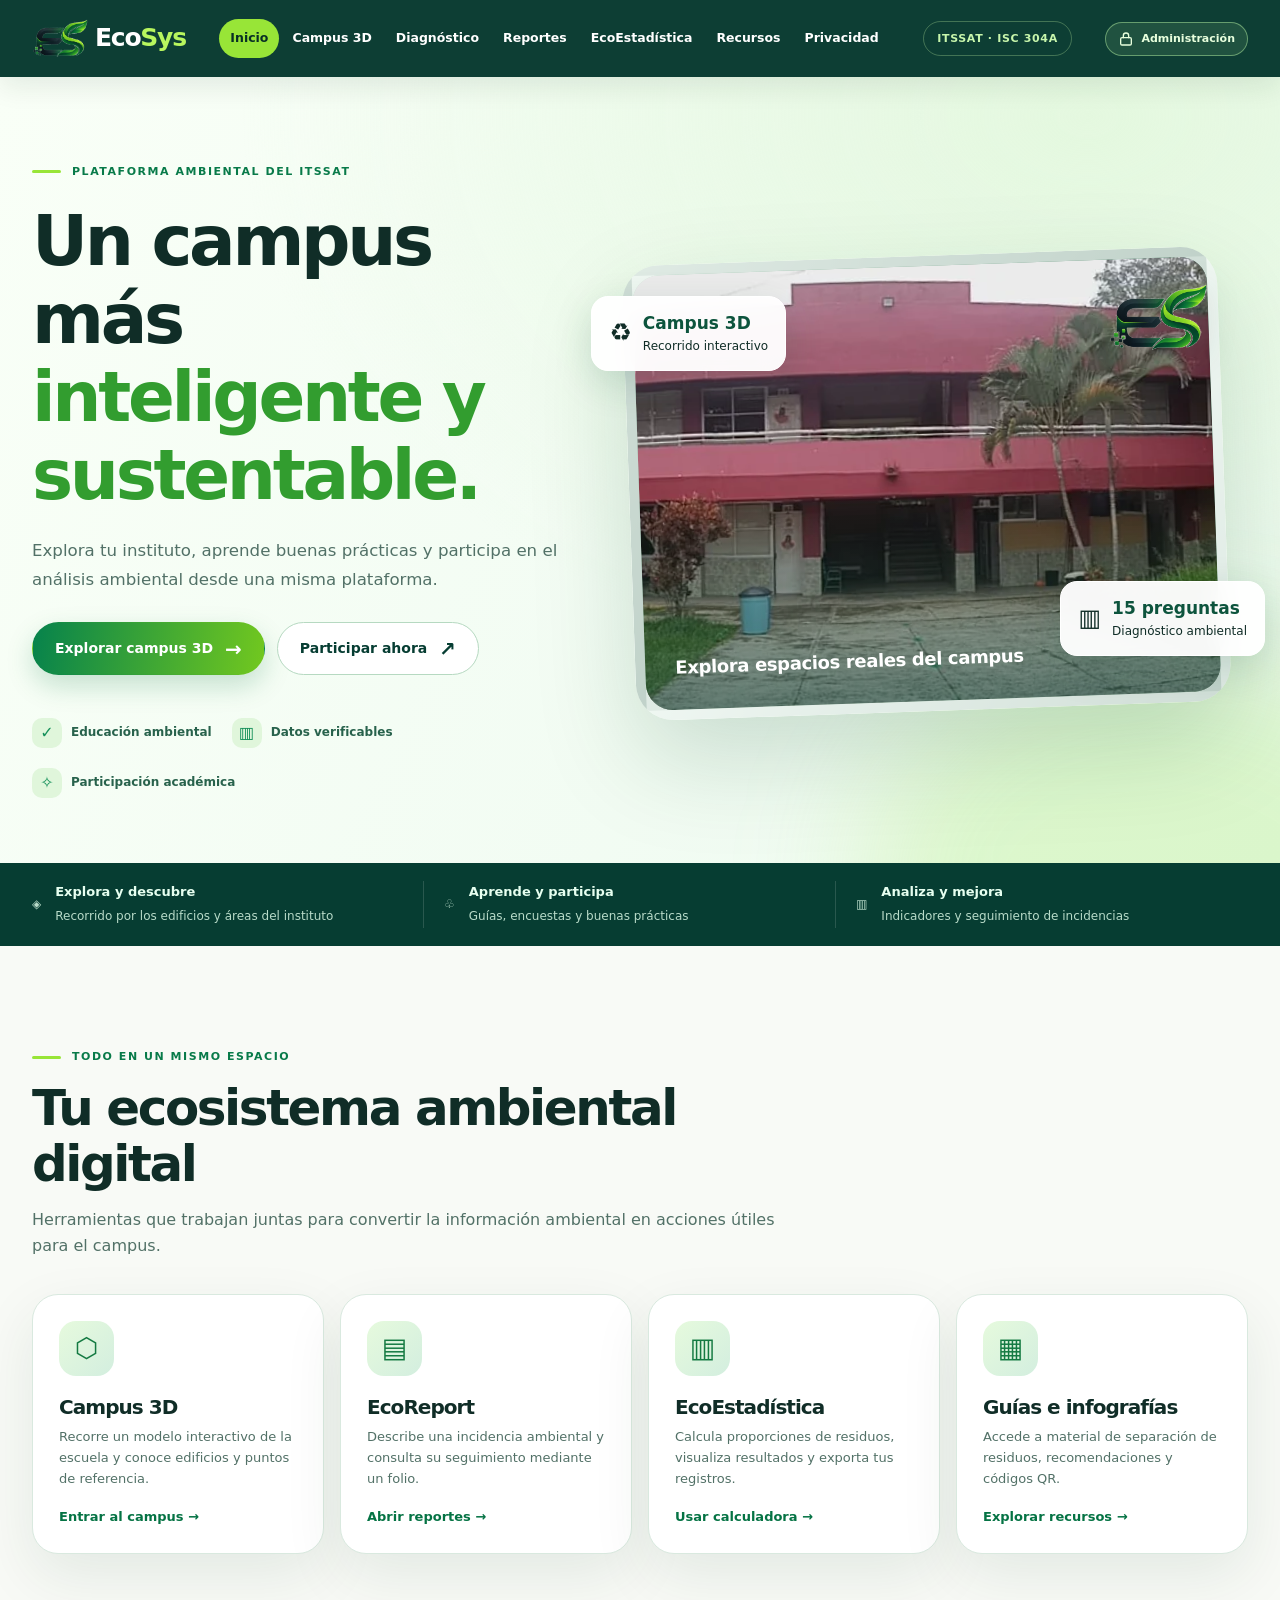
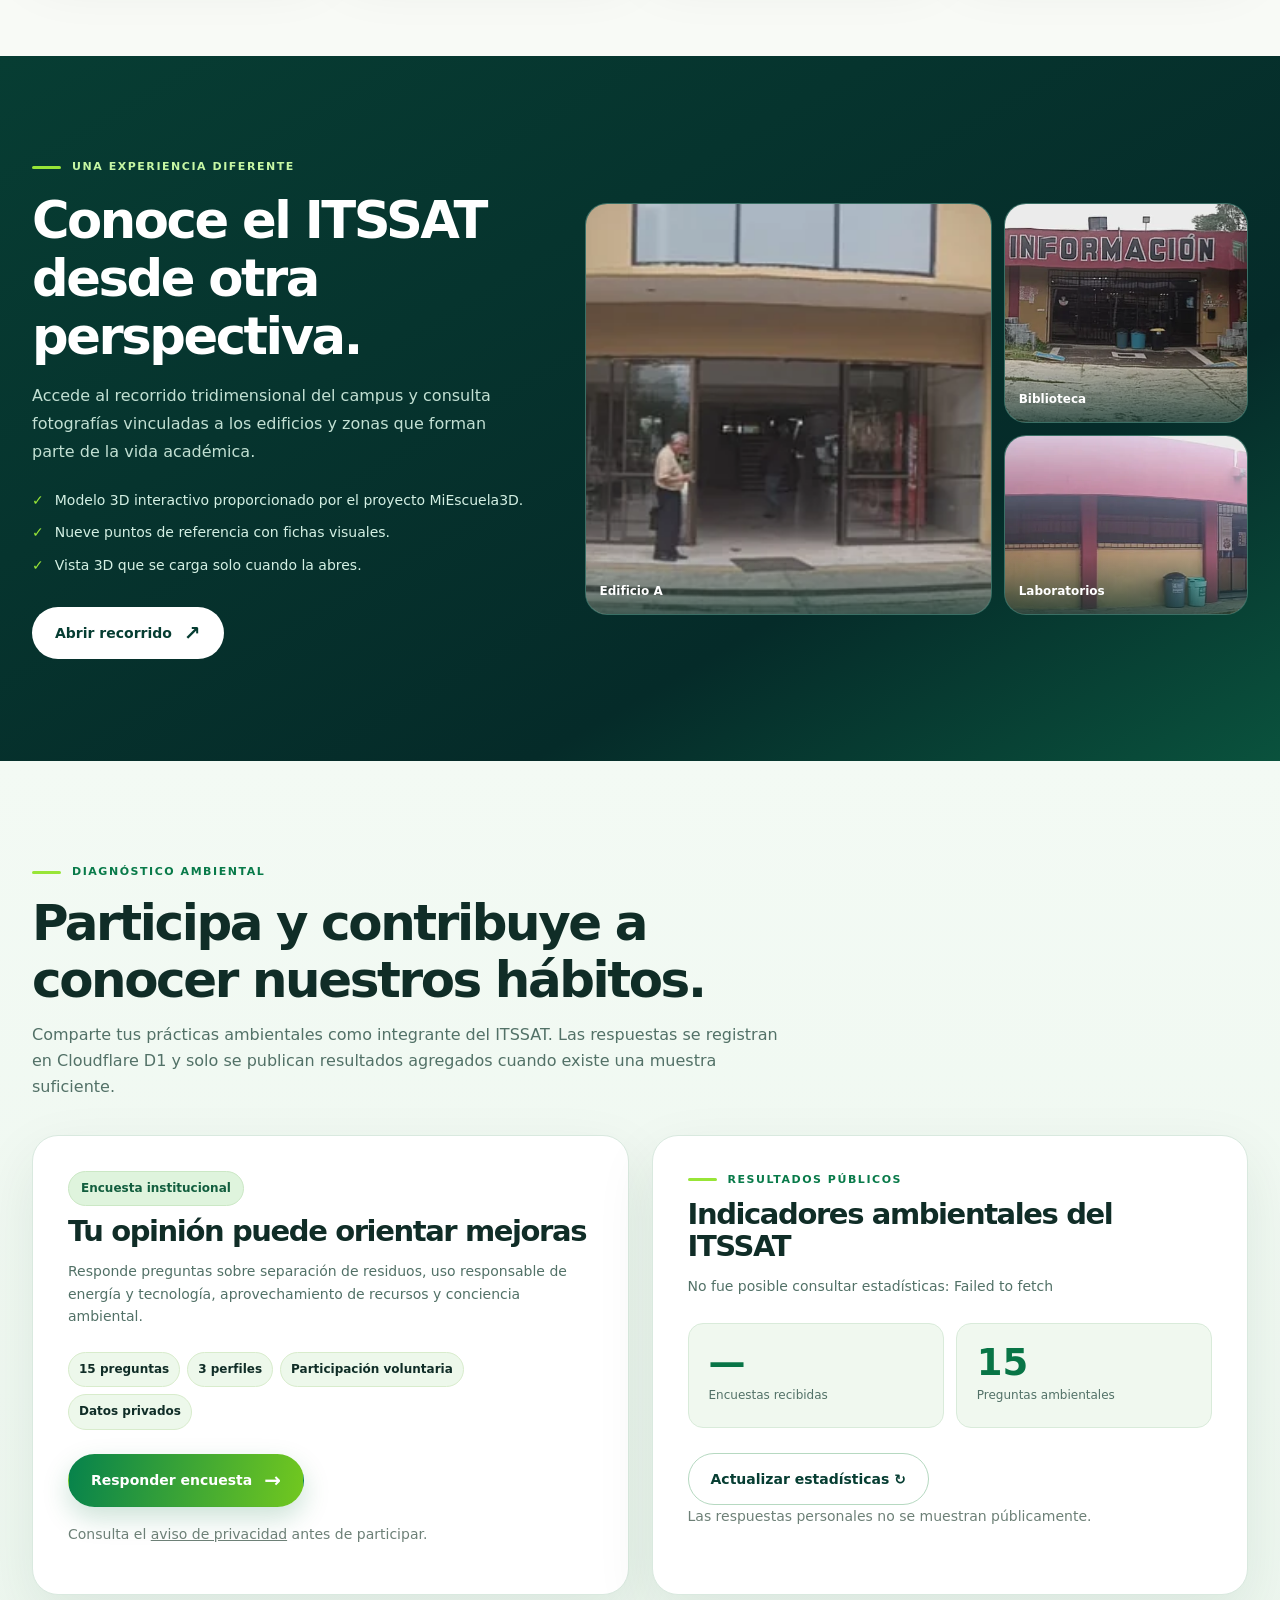
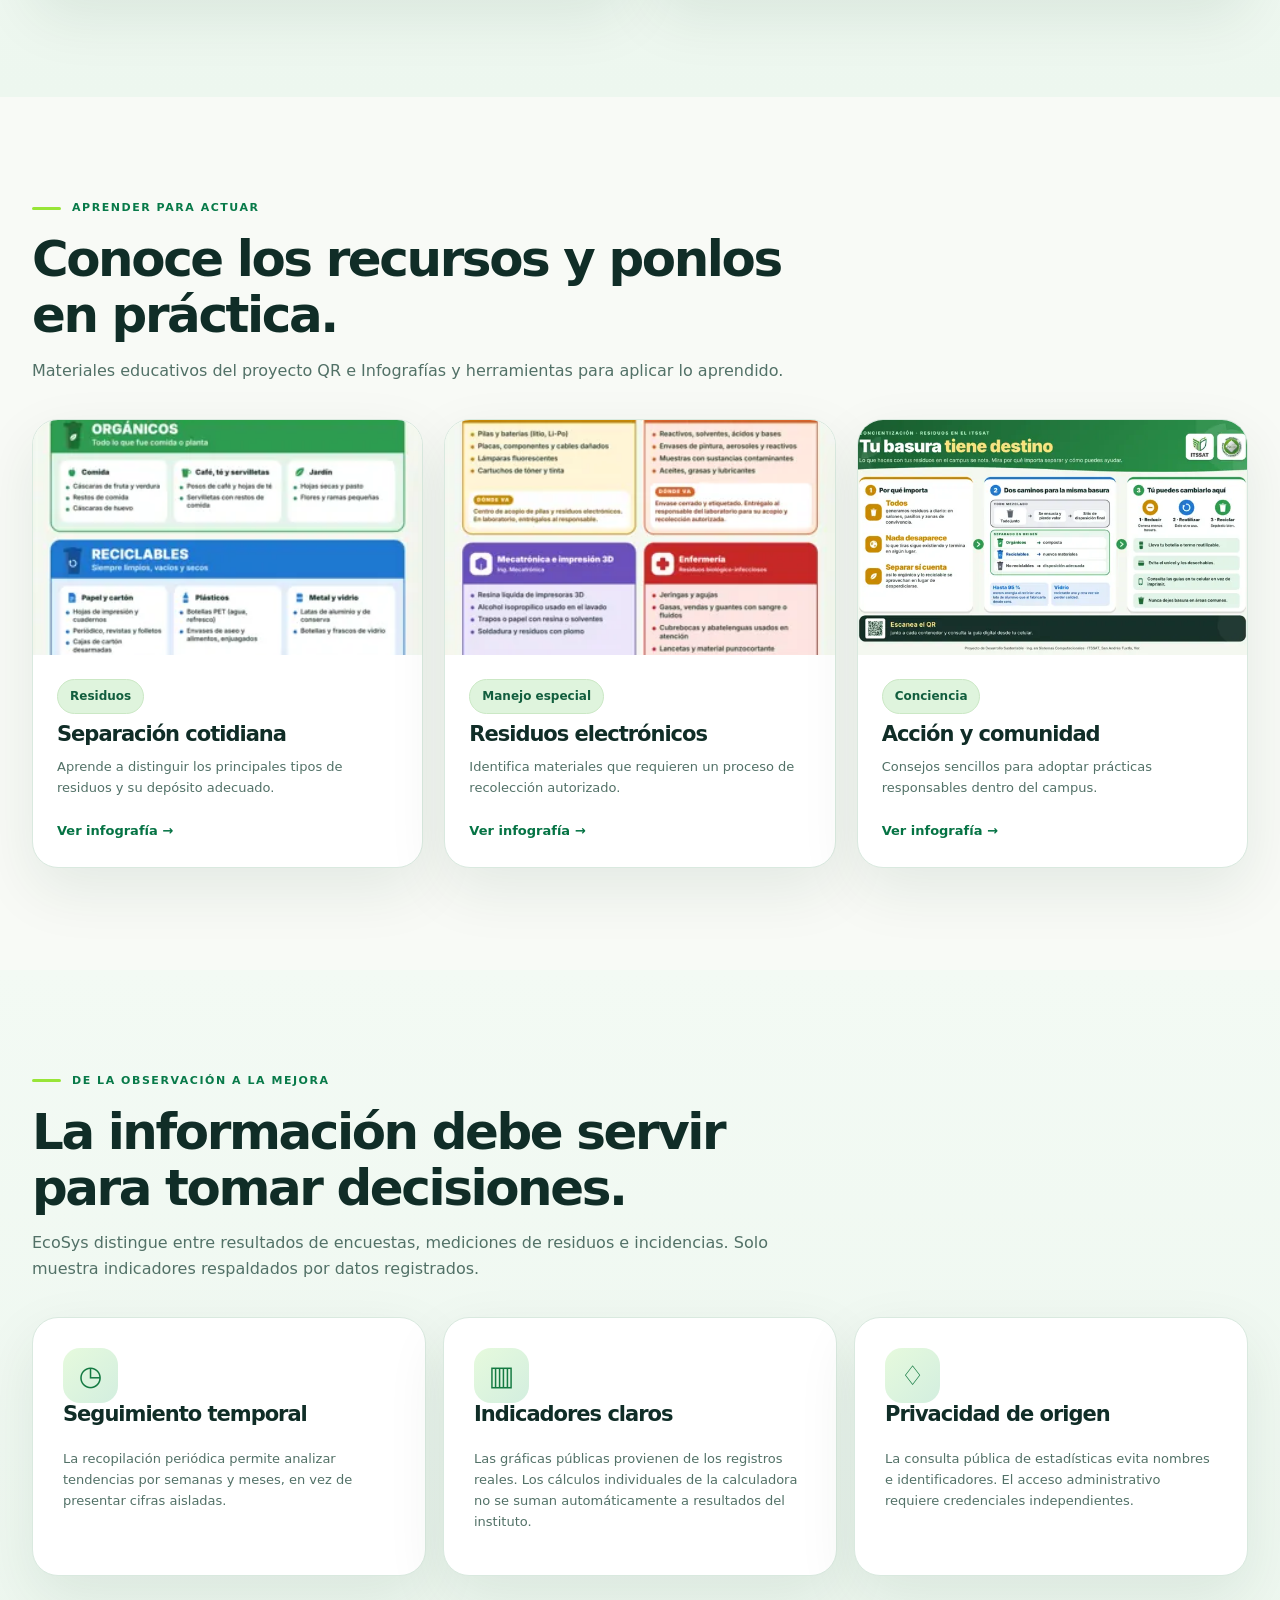
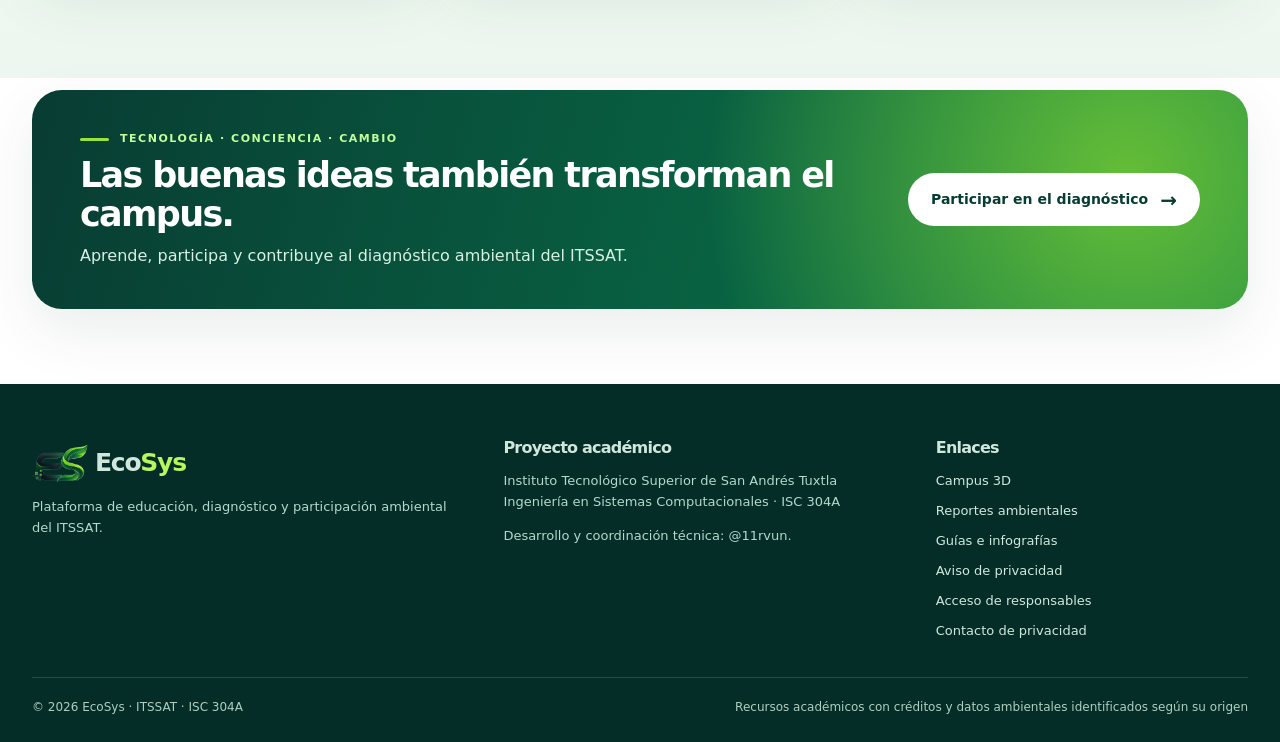
<file: index.html>
<!doctype html><html lang="es"><head><meta charset="utf-8"><meta name="viewport" content="width=device-width, initial-scale=1"><meta name="theme-color" content="#063d32"><meta name="description" content="EcoSys ITSSAT: educación, participación y herramientas de gestión ambiental."><title>Tecnología, conciencia y acción ambiental | EcoSys ITSSAT</title><link rel="icon" href="ecosys_favicon.png"><link rel="stylesheet" href="assets/css/site.css"></head><body><div id="scroll-progress"></div><header class="site-header"><div class="container nav"><a href="index.html" class="brand" aria-label="EcoSys, inicio"><img src="ecosys_simbolo.png" alt=""><span>Eco<em>Sys</em></span></a><nav id="navLinks" class="nav-links" aria-label="Navegación principal"><a href="index.html" class="active">Inicio</a><a href="campus.html" >Campus 3D</a><a href="index.html#diagnostico" >Diagnóstico</a><a href="reportes.html" >Reportes</a><a href="ecoestadistica.html" >EcoEstadística</a><a href="recursos.html" >Recursos</a><a href="aviso-privacidad.html" >Privacidad</a></nav><span class="header-pill">ITSSAT · ISC 304A</span><a class="nav-admin" href="admin.html" aria-label="Iniciar sesión en EcoSys administración" title="Acceso administrativo"><svg aria-hidden="true" viewBox="0 0 24 24" width="16" height="16" fill="none" stroke="currentColor" stroke-width="2" stroke-linecap="round" stroke-linejoin="round"><rect x="4" y="10" width="16" height="11" rx="2"/><path d="M8 10V7a4 4 0 0 1 8 0v3"/></svg><span>Administración</span></a><button class="menu-toggle" id="navToggle" type="button" aria-expanded="false" aria-controls="navLinks" aria-label="Abrir menú">☰</button></div></header><main>
<!-- 01 PORTADA: título y vista del campus -->
<section class="hero" id="inicio"><div class="container hero-grid"><div class="reveal"><div class="eyebrow">Plataforma ambiental del ITSSAT</div><h1>Un campus más <span>inteligente y sustentable.</span></h1><p class="lead">Explora tu instituto, aprende buenas prácticas y participa en el análisis ambiental desde una misma plataforma.</p><div class="hero-actions"><a class="btn btn-primary" href="campus.html">Explorar campus 3D <span class="arrow">→</span></a><a class="btn btn-ghost" href="#diagnostico">Participar ahora <span class="arrow">↗</span></a></div><div class="hero-proof"><div class="proof-item"><span class="proof-icon">✓</span>Educación ambiental</div><div class="proof-item"><span class="proof-icon">▥</span>Datos verificables</div><div class="proof-item"><span class="proof-icon">✧</span>Participación académica</div></div></div><div class="hero-visual reveal"><div class="hero-photo"><img src="assets/img/edificiob.webp" alt="Fotografía del edificio B del ITSSAT, referencia del recorrido del campus"><span class="hero-photo-label">Explora espacios reales del campus</span></div><div class="float-card one"><span style="font-size:25px">♻</span><div><strong>Campus 3D</strong>Recorrido interactivo</div></div><div class="float-card two"><span style="font-size:24px">▥</span><div><strong>15 preguntas</strong>Diagnóstico ambiental</div></div><img class="hero-logo-stamp" src="ecosys_simbolo.png" alt=""></div></div></section>

<!-- 02 PRINCIPIOS: educación, participación, análisis -->
<section class="metric-strip" aria-label="Pilares de EcoSys"><div class="container metric-row"><div class="metric"><span class="metric-icon">◈</span><div><b>Explora y descubre</b><span>Recorrido por los edificios y áreas del instituto</span></div></div><div class="metric"><span class="metric-icon">♧</span><div><b>Aprende y participa</b><span>Guías, encuestas y buenas prácticas</span></div></div><div class="metric"><span class="metric-icon">▥</span><div><b>Analiza y mejora</b><span>Indicadores y seguimiento de incidencias</span></div></div></div></section>

<!-- 03 ECOSISTEMA: enlaces a los cuatro módulos -->
<section class="section" id="ecosistema"><div class="container"><div class="section-header reveal"><div class="eyebrow">Todo en un mismo espacio</div><h2>Tu ecosistema ambiental digital</h2><p>Herramientas que trabajan juntas para convertir la información ambiental en acciones útiles para el campus.</p></div><div class="module-grid"><a class="module-card surface reveal" href="campus.html"><div class="module-icon">⬡</div><h3>Campus 3D</h3><p>Recorre un modelo interactivo de la escuela y conoce edificios y puntos de referencia.</p><span class="card-link">Entrar al campus <span>→</span></span></a><a class="module-card surface reveal" href="reportes.html"><div class="module-icon">▤</div><h3>EcoReport</h3><p>Describe una incidencia ambiental y consulta su seguimiento mediante un folio.</p><span class="card-link">Abrir reportes <span>→</span></span></a><a class="module-card surface reveal" href="ecoestadistica.html"><div class="module-icon">▥</div><h3>EcoEstadística</h3><p>Calcula proporciones de residuos, visualiza resultados y exporta tus registros.</p><span class="card-link">Usar calculadora <span>→</span></span></a><a class="module-card surface reveal" href="recursos.html"><div class="module-icon">▦</div><h3>Guías e infografías</h3><p>Accede a material de separación de residuos, recomendaciones y códigos QR.</p><span class="card-link">Explorar recursos <span>→</span></span></a></div></div></section>

<!-- 04 CAMPUS: vista previa y enlace al modelo 3D -->
<section class="section campus-section" id="campus"><div class="container campus-grid"><div class="campus-text reveal"><div class="eyebrow">Una experiencia diferente</div><h2>Conoce el ITSSAT desde otra perspectiva.</h2><p>Accede al recorrido tridimensional del campus y consulta fotografías vinculadas a los edificios y zonas que forman parte de la vida académica.</p><ul class="feature-ticks"><li>Modelo 3D interactivo proporcionado por el proyecto MiEscuela3D.</li><li>Nueve puntos de referencia con fichas visuales.</li><li>Vista 3D que se carga solo cuando la abres.</li></ul><a class="btn btn-white" href="campus.html">Abrir recorrido <span class="arrow">↗</span></a></div><div class="campus-images reveal"><figure><img src="assets/img/edificioa.webp" loading="lazy" alt="Fotografía de Edificio A"><figcaption>Edificio A</figcaption></figure><figure><img src="assets/img/biblioteca.webp" loading="lazy" alt="Fotografía de la Biblioteca"><figcaption>Biblioteca</figcaption></figure><figure><img src="assets/img/laboratorios.webp" loading="lazy" alt="Fotografía de Laboratorios"><figcaption>Laboratorios</figcaption></figure></div></div></section>

<!-- 05 ENCUESTA: se conecta al Worker existente mediante ecosys-cloud.js -->
<section class="section pale" id="diagnostico"><div class="container"><div class="section-header reveal"><div class="eyebrow">Diagnóstico ambiental</div><h2>Participa y contribuye a conocer nuestros hábitos.</h2><p>Comparte tus prácticas ambientales como integrante del ITSSAT. Las respuestas se registran en Cloudflare D1 y solo se publican resultados agregados cuando existe una muestra suficiente.</p></div><div class="split"><article class="participation-panel surface reveal"><span class="tag">Encuesta institucional</span><h3>Tu opinión puede orientar mejoras</h3><p>Responde preguntas sobre separación de residuos, uso responsable de energía y tecnología, aprovechamiento de recursos y conciencia ambiental.</p><div class="eco-cloud-features"><span>15 preguntas</span><span>3 perfiles</span><span>Participación voluntaria</span><span>Datos privados</span></div><button type="button" id="ecoOpenSurvey" class="btn btn-primary">Responder encuesta <span class="arrow">→</span></button><p class="eco-cloud-note" style="margin-top:16px">Consulta el <a href="aviso-privacidad.html" style="text-decoration:underline">aviso de privacidad</a> antes de participar.</p></article><aside class="results-panel surface reveal"><div class="eyebrow">Resultados públicos</div><h3>Indicadores ambientales del ITSSAT</h3><p id="ecoCloudStatsInfo" aria-live="polite">Consultando estadísticas de EcoSys...</p><div class="stat-metrics"><div><strong id="ecoCloudTotal">—</strong><span>Encuestas recibidas</span></div><div><strong>15</strong><span>Preguntas ambientales</span></div></div><div id="ecoCloudCharts" aria-live="polite"><p class="stats-placeholder">Las gráficas se muestran cuando hay suficientes respuestas.</p></div><p id="ecoCloudRoleStats" class="eco-cloud-note"></p><button id="ecoRefreshStats" class="btn btn-ghost" type="button">Actualizar estadísticas ↻</button><p class="eco-cloud-note">Las respuestas personales no se muestran públicamente.</p></aside></div></div></section>

<!-- 06 RECURSOS: infografías e hipervínculos -->
<section class="section" id="aprende"><div class="container"><div class="section-header reveal"><div class="eyebrow">Aprender para actuar</div><h2>Conoce los recursos y ponlos en práctica.</h2><p>Materiales educativos del proyecto QR e Infografías y herramientas para aplicar lo aprendido.</p></div><div class="resources-grid"><article class="resource-card surface reveal"><img src="assets/img/infografia_1_residuos_cotidianos_con_QR.webp" loading="lazy" alt="Infografía sobre clasificación de residuos cotidianos"><div class="resource-body"><span class="tag">Residuos</span><h3>Separación cotidiana</h3><p>Aprende a distinguir los principales tipos de residuos y su depósito adecuado.</p><a href="recursos.html#residuos-cotidianos" class="card-link">Ver infografía →</a></div></article><article class="resource-card surface reveal"><img src="assets/img/infografia_2_residuos_peligrosos_con_QR.webp" loading="lazy" alt="Infografía sobre residuos de manejo especial"><div class="resource-body"><span class="tag">Manejo especial</span><h3>Residuos electrónicos</h3><p>Identifica materiales que requieren un proceso de recolección autorizado.</p><a href="recursos.html#manejo-especial" class="card-link">Ver infografía →</a></div></article><article class="resource-card surface reveal"><img src="assets/img/infografia_3_concientizacion_con_QR.webp" loading="lazy" alt="Infografía de conciencia ambiental"><div class="resource-body"><span class="tag">Conciencia</span><h3>Acción y comunidad</h3><p>Consejos sencillos para adoptar prácticas responsables dentro del campus.</p><a href="recursos.html#concientizacion" class="card-link">Ver infografía →</a></div></article></div></div></section>

<!-- 07 INDICADORES: no se publican datos sin soporte en D1 -->
<section class="section pale" id="resultados"><div class="container"><div class="section-header reveal"><div class="eyebrow">De la observación a la mejora</div><h2>La información debe servir para tomar decisiones.</h2><p>EcoSys distingue entre resultados de encuestas, mediciones de residuos e incidencias. Solo muestra indicadores respaldados por datos registrados.</p></div><div class="minor-grid"><div class="surface tool-panel reveal"><div class="module-icon">◷</div><h3>Seguimiento temporal</h3><p class="small">La recopilación periódica permite analizar tendencias por semanas y meses, en vez de presentar cifras aisladas.</p></div><div class="surface tool-panel reveal"><div class="module-icon">▥</div><h3>Indicadores claros</h3><p class="small">Las gráficas públicas provienen de los registros reales. Los cálculos individuales de la calculadora no se suman automáticamente a resultados del instituto.</p></div><div class="surface tool-panel reveal"><div class="module-icon">♢</div><h3>Privacidad de origen</h3><p class="small">La consulta pública de estadísticas evita nombres e identificadores. El acceso administrativo requiere credenciales independientes.</p></div></div></div></section>

<!-- 08 FORMULARIO: conservar IDs para compatibilidad con ecosys-cloud.js -->
<dialog class="eco-survey-dialog" id="ecoSurveyDialog" aria-labelledby="ecoDialogTitle"><div class="eco-modal-head"><div><div style="font-size:11px;font-weight:800;letter-spacing:.12em">ECOSYS · ISC 304A</div><h2 id="ecoDialogTitle">Encuesta de sustentabilidad</h2><p>Completa tus datos de participación y responde las 15 preguntas.</p></div><button class="eco-close" type="button" id="ecoCloseSurvey" aria-label="Cerrar encuesta">×</button></div><div class="eco-modal-body"><p class="eco-intro-instructions">La participación es voluntaria. El identificador ayuda a reconocer respuestas repetidas, pero no acredita la identidad. No ingreses datos de otras personas.</p><form id="ecoCloudForm"><div class="eco-form-grid"><div><label for="ecoRole" class="eco-label">Perfil de participante *</label><select id="ecoRole" required><option value="">Selecciona un perfil</option><option value="estudiante">Estudiante</option><option value="docente">Docente</option><option value="administrativo">Personal administrativo</option></select></div><div><label for="ecoCode" class="eco-label">Identificador único *</label><div style="display:flex;gap:7px"><input id="ecoCode" type="text" required maxlength="19" autocomplete="off" aria-label="Identificador único"><button id="ecoCopyCode" type="button" class="btn btn-ghost" style="padding:10px">Copiar</button></div></div><div id="ecoGroupWrap" hidden><label class="eco-label" for="ecoGroup">Grupo *</label><input id="ecoGroup" maxlength="50" type="text" placeholder="Ej. ISC 304A"></div><div id="ecoAreaWrap" hidden><label class="eco-label" for="ecoArea">Departamento o área *</label><input id="ecoArea" maxlength="75" type="text" placeholder="Ej. Servicios escolares"></div><div id="ecoNameWrap" hidden><label class="eco-label" for="ecoName">Nombre (solo si está autorizado)</label><input id="ecoName" maxlength="100" type="text" autocomplete="name"></div></div><div id="ecoQuestionList" aria-live="polite"></div><label class="eco-privacy"><input id="ecoPrivacy" type="checkbox" required><span>He leído el <a href="aviso-privacidad.html" target="_blank" rel="noopener noreferrer">Aviso de privacidad de EcoSys</a> y acepto participar voluntariamente. Se utilizarán mi perfil, grupo o área, identificador y respuestas para analizar hábitos ambientales y generar estadísticas agregadas. Puedo consultar o solicitar la eliminación de mis registros en <a href="mailto:ecosys.priv@gmail.com">ecosys.priv@gmail.com</a>.</span></label><p class="eco-privacy-link">Puedes consultar el <a href="aviso-privacidad.html" target="_blank" rel="noopener noreferrer">aviso de privacidad completo ↗</a> antes de enviar.</p><div id="ecoTurnstile"></div><p id="ecoCloudStatus" class="eco-diagnostics" role="status"></p><div id="ecoCloudError" class="eco-error" role="alert"></div><div id="ecoCloudDone" class="eco-ok" role="status"></div><button type="submit" id="ecoSend" class="btn btn-primary eco-survey-btn" disabled>Guardar encuesta en EcoSys</button></form></div></dialog></main><section class="cta-section"><div class="container"><div class="cta-panel reveal"><div><div class="eyebrow" style="color:#c2ff9a">Tecnología · Conciencia · Cambio</div><h2>Las buenas ideas también transforman el campus.</h2><p>Aprende, participa y contribuye al diagnóstico ambiental del ITSSAT.</p></div><a href="index.html#diagnostico" class="btn btn-white">Participar en el diagnóstico <span class="arrow">→</span></a></div></div></section><footer class="footer"><div class="container"><div class="footer-grid"><div><a class="brand" href="index.html"><img src="ecosys_simbolo.png" alt=""><span>Eco<em>Sys</em></span></a><p>Plataforma de educación, diagnóstico y participación ambiental del ITSSAT.</p></div><div><h3>Proyecto académico</h3><p>Instituto Tecnológico Superior de San Andrés Tuxtla<br>Ingeniería en Sistemas Computacionales · ISC 304A</p><p>Desarrollo y coordinación técnica: @11rvun.</p></div><div><h3>Enlaces</h3><nav aria-label="Enlaces adicionales"><a href="campus.html">Campus 3D</a><a href="reportes.html">Reportes ambientales</a><a href="recursos.html">Guías e infografías</a><a href="aviso-privacidad.html">Aviso de privacidad</a><a href="admin.html">Acceso de responsables</a><a href="mailto:ecosys.priv@gmail.com">Contacto de privacidad</a></nav></div></div><div class="footer-bottom"><span>© 2026 EcoSys · ITSSAT · ISC 304A</span><span>Recursos académicos con créditos y datos ambientales identificados según su origen</span></div></div></footer><script src="assets/js/site.js" defer></script><script src="ecosys-config.js"></script><script src="ecosys-cloud.js" defer></script></body></html>
</file>
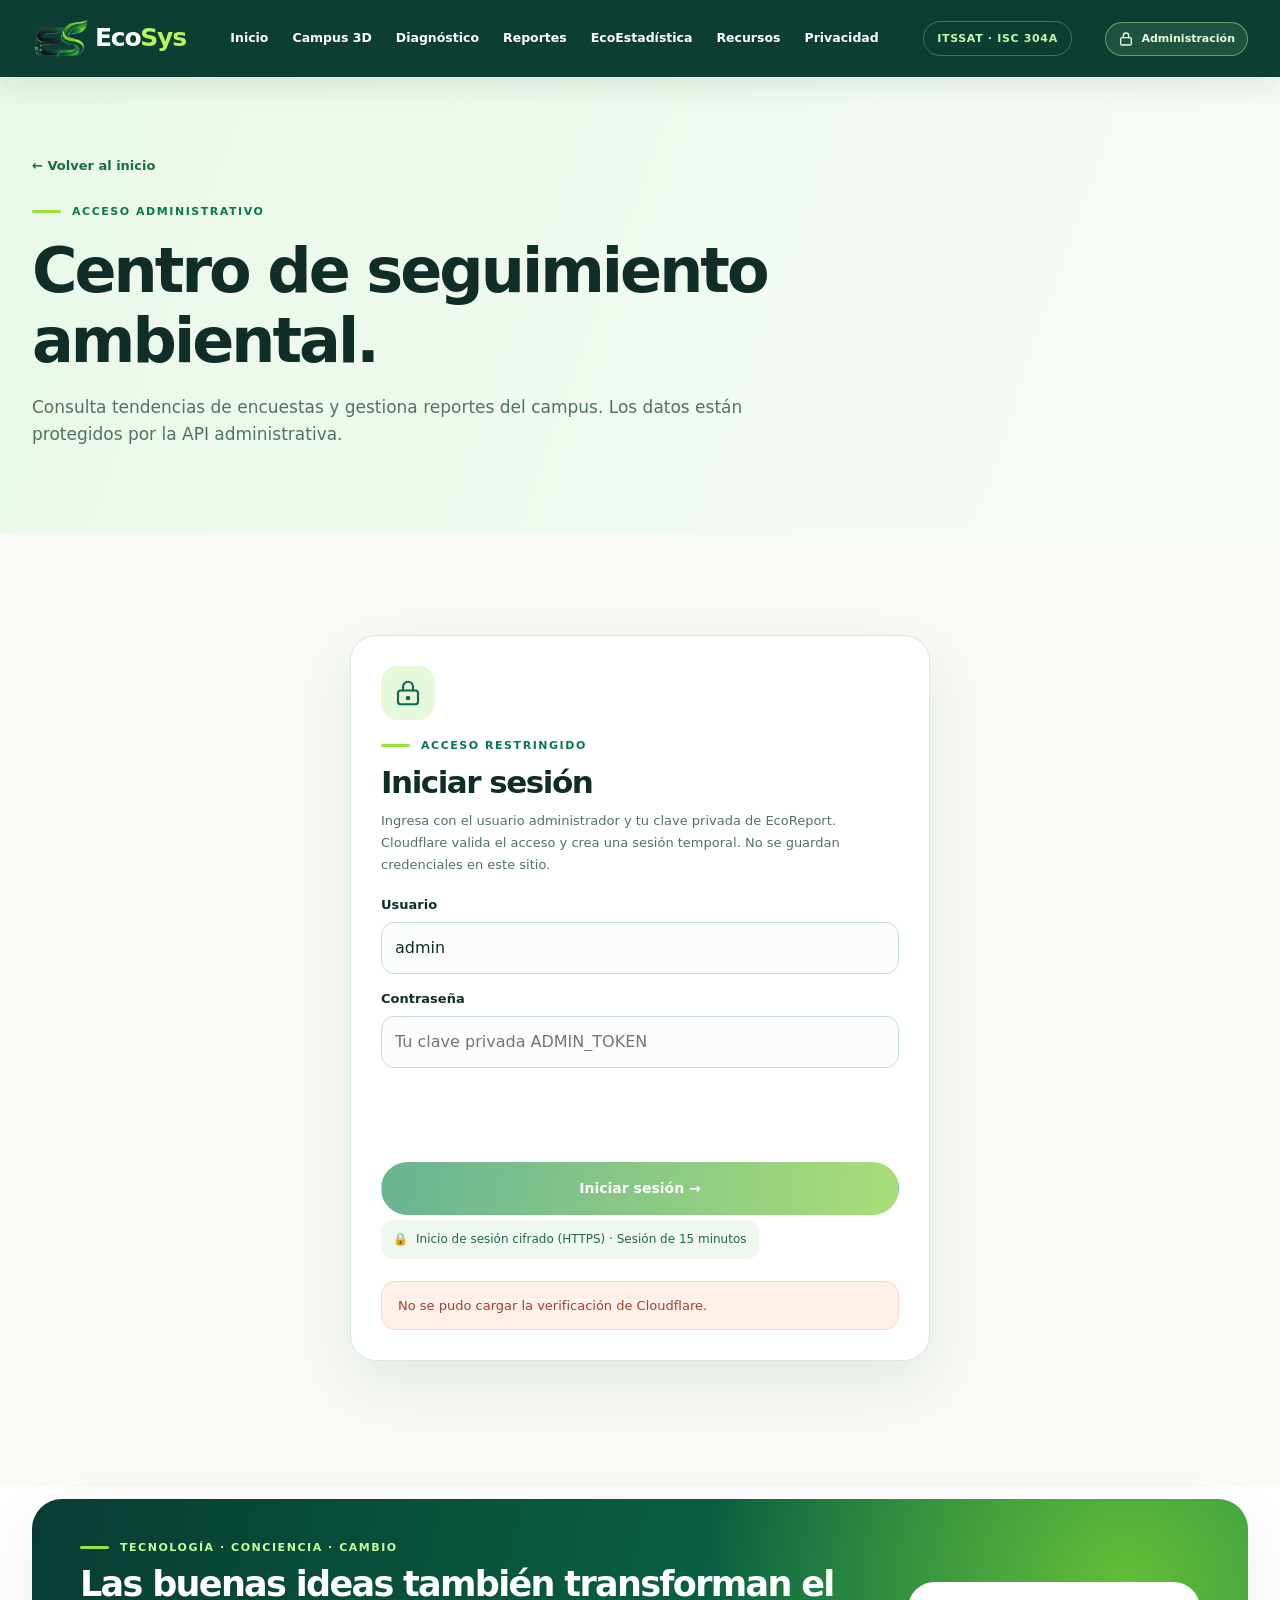
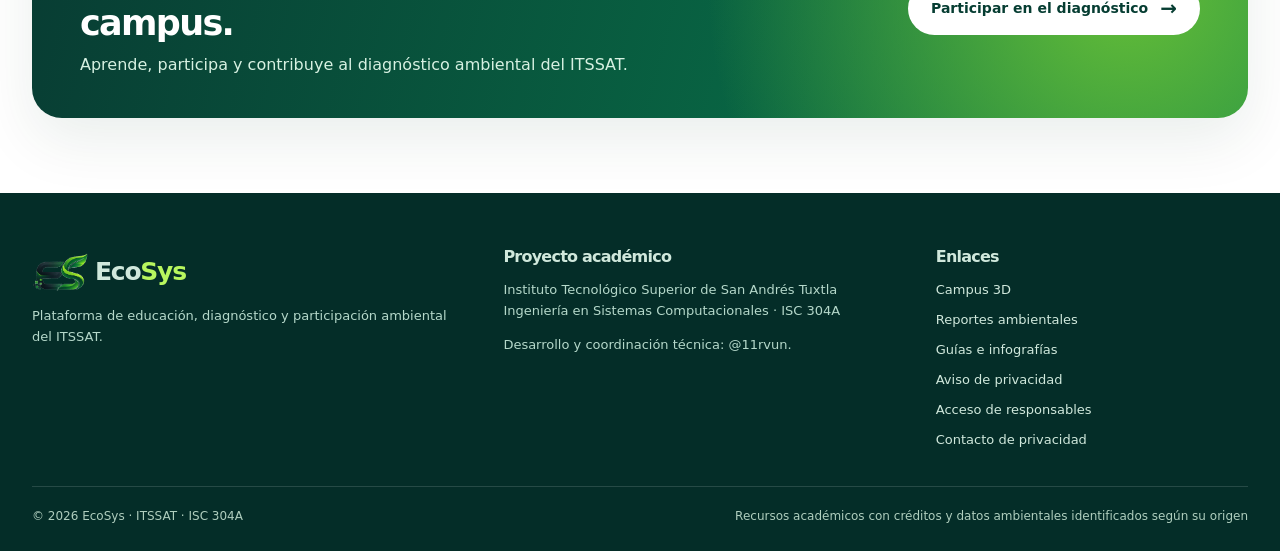
<file: admin.html>
<!doctype html><html lang="es"><head><meta charset="utf-8"><meta name="viewport" content="width=device-width, initial-scale=1"><meta name="theme-color" content="#063d32"><meta name="description" content="EcoSys ITSSAT: educación, participación y herramientas de gestión ambiental."><title>Panel administrativo | EcoSys ITSSAT</title><link rel="icon" href="ecosys_favicon.png"><link rel="stylesheet" href="assets/css/site.css"></head><body><div id="scroll-progress"></div><header class="site-header"><div class="container nav"><a href="index.html" class="brand" aria-label="EcoSys, inicio"><img src="ecosys_simbolo.png" alt=""><span>Eco<em>Sys</em></span></a><nav id="navLinks" class="nav-links" aria-label="Navegación principal"><a href="index.html" >Inicio</a><a href="campus.html" >Campus 3D</a><a href="index.html#diagnostico" >Diagnóstico</a><a href="reportes.html" >Reportes</a><a href="ecoestadistica.html" >EcoEstadística</a><a href="recursos.html" >Recursos</a><a href="aviso-privacidad.html" >Privacidad</a></nav><span class="header-pill">ITSSAT · ISC 304A</span><a class="nav-admin" href="admin.html" aria-label="Iniciar sesión en EcoSys administración" title="Acceso administrativo"><svg aria-hidden="true" viewBox="0 0 24 24" width="16" height="16" fill="none" stroke="currentColor" stroke-width="2" stroke-linecap="round" stroke-linejoin="round"><rect x="4" y="10" width="16" height="11" rx="2"/><path d="M8 10V7a4 4 0 0 1 8 0v3"/></svg><span>Administración</span></a><button class="menu-toggle" id="navToggle" type="button" aria-expanded="false" aria-controls="navLinks" aria-label="Abrir menú">☰</button></div></header><main><section class="page-hero"><div class="container"><a href="index.html" class="back-link">← Volver al inicio</a><div class="eyebrow" style="margin-top:25px">Acceso administrativo</div><h1>Centro de seguimiento ambiental.</h1><p>Consulta tendencias de encuestas y gestiona reportes del campus. Los datos están protegidos por la API administrativa.</p></div></section><section class="section"><div class="container"><div id="adminLogin" class="surface tool-panel admin-login-card"><div class="admin-login-icon" aria-hidden="true"><svg viewBox="0 0 24 24" width="30" height="30" fill="none" stroke="currentColor" stroke-width="1.7" stroke-linecap="round" stroke-linejoin="round"><rect x="4" y="10" width="16" height="11" rx="2"/><path d="M8 10V7a4 4 0 0 1 8 0v3"/><circle cx="12" cy="16" r="1"/></svg></div><div class="eyebrow">Acceso restringido</div><h2 class="subhead" style="margin-top:10px">Iniciar sesión</h2><p class="admin-login-intro">Ingresa con el usuario administrador y tu clave privada de EcoReport. Cloudflare valida el acceso y crea una sesión temporal. No se guardan credenciales en este sitio.</p><form id="adminLoginForm"><div class="field"><label for="adminUser">Usuario</label><input id="adminUser" name="username" type="text" autocomplete="username" autocapitalize="none" spellcheck="false" value="admin" maxlength="60" required></div><div class="field"><label for="adminPassword">Contraseña</label><input id="adminPassword" name="password" type="password" autocomplete="current-password" placeholder="Tu clave privada ADMIN_TOKEN" minlength="24" maxlength="256" required></div><div id="adminTurnstile" aria-label="Verificación anti-bots"></div><button id="adminConnect" class="btn btn-primary" style="margin-top:12px;width:100%" type="submit" disabled>Iniciar sesión →</button></form><div class="admin-login-badge"><span aria-hidden="true">🔒</span><span>Inicio de sesión cifrado (HTTPS) · Sesión de 15 minutos</span></div><div id="adminLoginNotice" class="notice" style="margin-top:10px" role="status" aria-live="polite">Preparando la verificación de seguridad…</div></div><div id="adminPanel" hidden><div style="display:flex;justify-content:space-between;gap:20px;align-items:center;flex-wrap:wrap;margin-bottom:24px"><div><div class="eyebrow">Informes de EcoSys</div><h2 class="subhead" style="margin-top:10px">Seguimiento por periodo</h2></div><button id="adminLogout" class="btn btn-ghost" type="button">Cerrar sesión</button></div><div class="surface tool-panel"><div class="tool-actions" role="group" aria-label="Periodo"><button class="btn btn-dark" type="button" data-period="weekly">Semanal</button><button class="btn btn-ghost" type="button" data-period="monthly">Mensual</button><button class="btn btn-ghost" type="button" data-period="annual">Anual</button><button class="btn btn-ghost" type="button" id="adminExport">Exportar CSV</button></div><div class="split" style="margin-top:22px"><div class="surface chart-panel"><h3>Participación en encuestas</h3><p class="small">Conteos de encuestas registradas en Cloudflare D1</p><div id="chartSurveys"></div></div><div class="surface chart-panel"><h3>Incidencias reportadas</h3><p class="small">Conteos de EcoReport (independientes de encuestas)</p><div id="chartReports"></div></div></div><div class="surface tool-panel" style="margin-top:20px"><h3>Estado de incidencias</h3><div id="adminStatuses" class="tags"></div></div></div><div class="surface tool-panel" style="margin-top:27px"><div class="eyebrow">Administración</div><h2 class="subhead" style="margin-top:11px">Reportes recibidos</h2><p class="small">Revisa las incidencias, asigna estado y evita compartir descripciones fuera del personal autorizado.</p><button id="adminRefresh" class="btn btn-ghost" type="button">Actualizar reportes</button><div class="outline-table-wrap" style="margin-top:20px"><table class="outline-table"><thead><tr><th>Folio</th><th>Fecha</th><th>Categoría</th><th>Área</th><th>Descripción</th><th>Estado</th></tr></thead><tbody id="adminReports"></tbody></table></div></div><div id="adminNotice" class="notice" role="status" style="margin-top:18px"></div></div></div></section></main><section class="cta-section"><div class="container"><div class="cta-panel reveal"><div><div class="eyebrow" style="color:#c2ff9a">Tecnología · Conciencia · Cambio</div><h2>Las buenas ideas también transforman el campus.</h2><p>Aprende, participa y contribuye al diagnóstico ambiental del ITSSAT.</p></div><a href="index.html#diagnostico" class="btn btn-white">Participar en el diagnóstico <span class="arrow">→</span></a></div></div></section><footer class="footer"><div class="container"><div class="footer-grid"><div><a class="brand" href="index.html"><img src="ecosys_simbolo.png" alt=""><span>Eco<em>Sys</em></span></a><p>Plataforma de educación, diagnóstico y participación ambiental del ITSSAT.</p></div><div><h3>Proyecto académico</h3><p>Instituto Tecnológico Superior de San Andrés Tuxtla<br>Ingeniería en Sistemas Computacionales · ISC 304A</p><p>Desarrollo y coordinación técnica: @11rvun.</p></div><div><h3>Enlaces</h3><nav aria-label="Enlaces adicionales"><a href="campus.html">Campus 3D</a><a href="reportes.html">Reportes ambientales</a><a href="recursos.html">Guías e infografías</a><a href="aviso-privacidad.html">Aviso de privacidad</a><a href="admin.html">Acceso de responsables</a><a href="mailto:ecosys.priv@gmail.com">Contacto de privacidad</a></nav></div></div><div class="footer-bottom"><span>© 2026 EcoSys · ITSSAT · ISC 304A</span><span>Recursos académicos con créditos y datos ambientales identificados según su origen</span></div></div></footer><script src="assets/js/site.js" defer></script><script src="ecosys-config.js"></script><script src="assets/js/admin.js" defer></script></body></html>
</file>
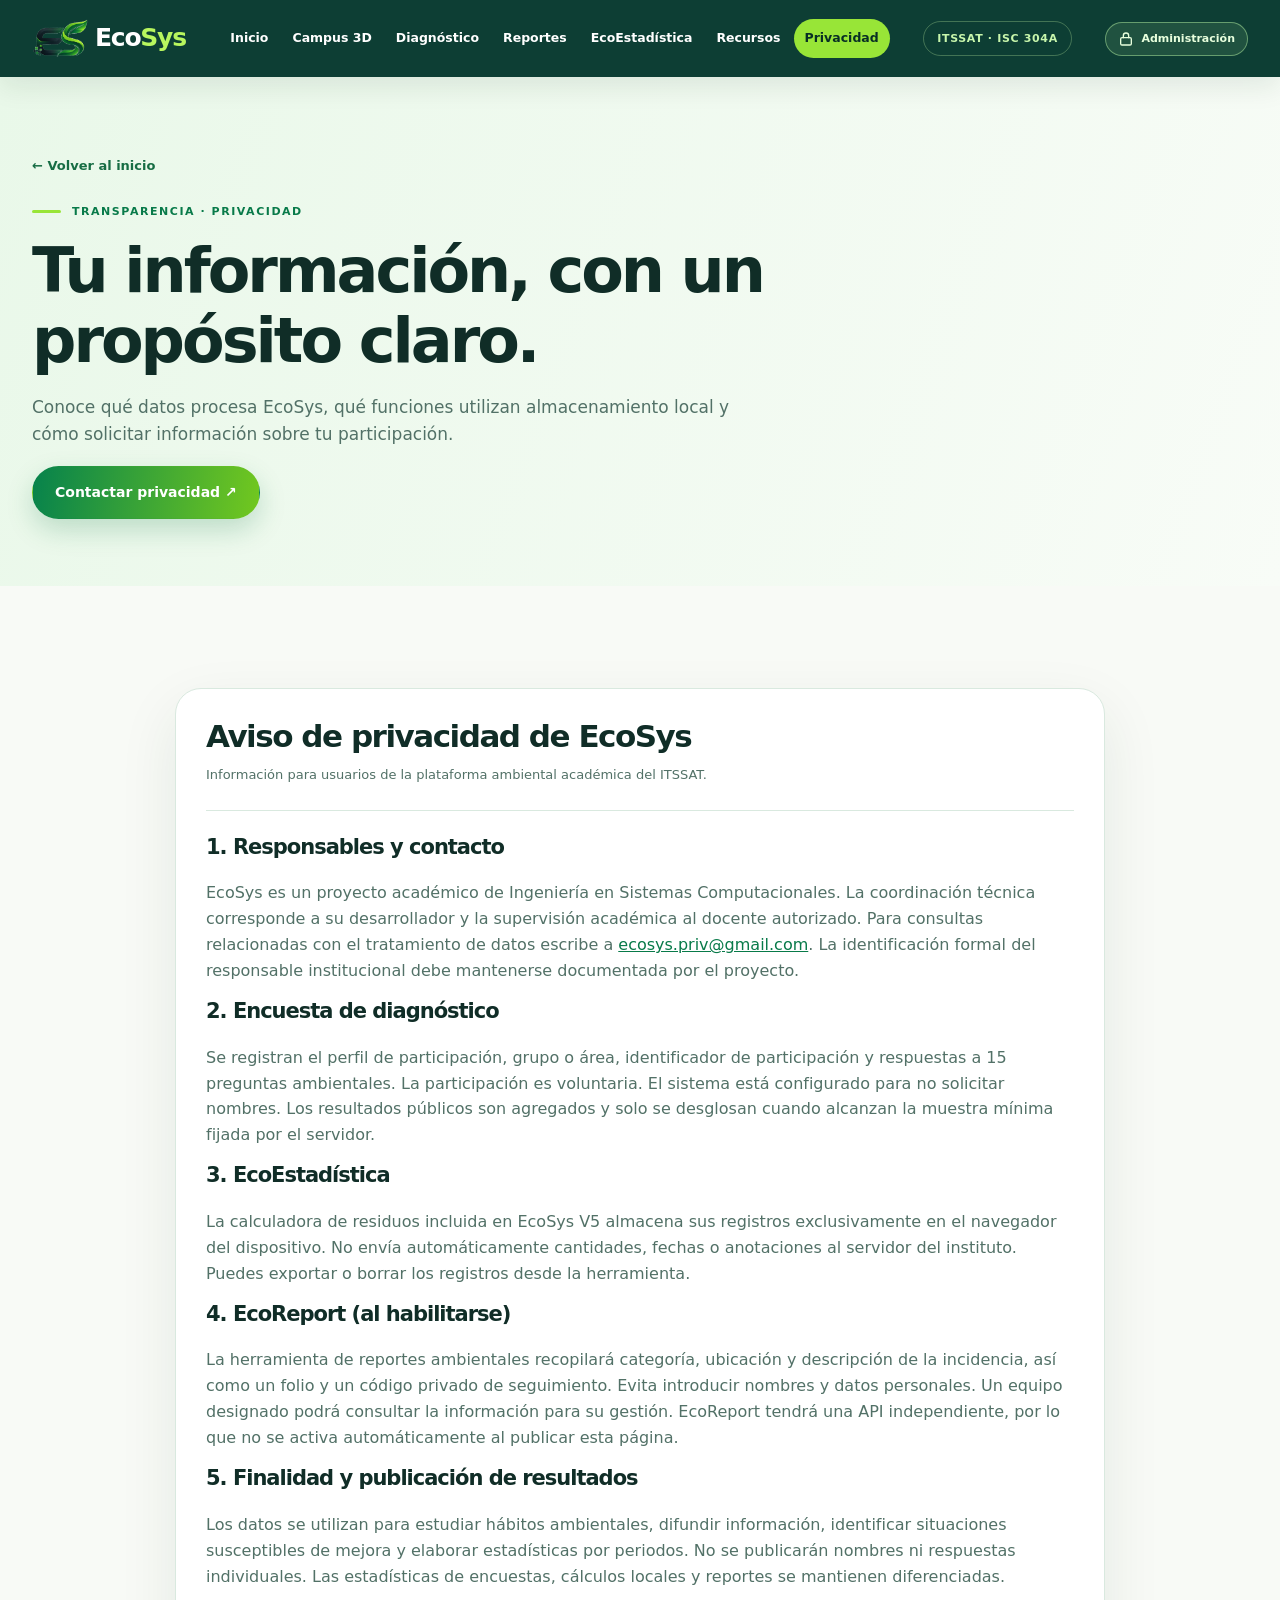
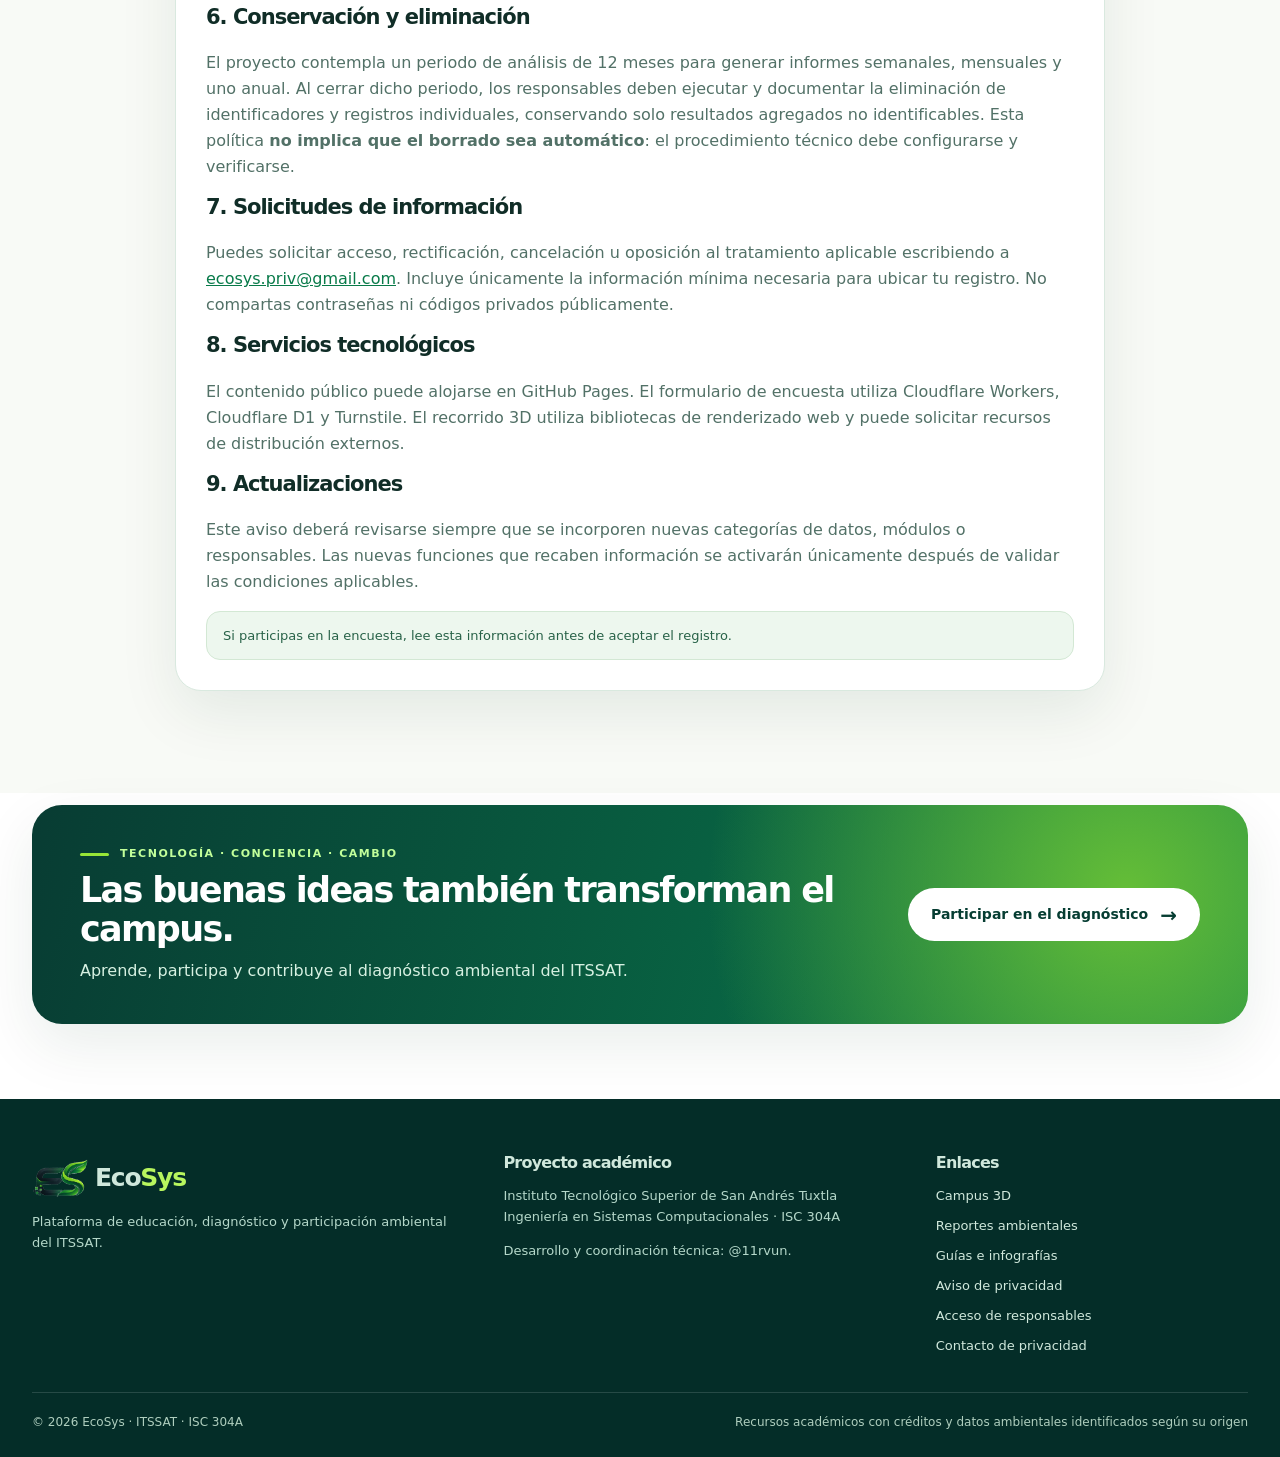
<file: aviso-privacidad.html>
<!doctype html><html lang="es"><head><meta charset="utf-8"><meta name="viewport" content="width=device-width, initial-scale=1"><meta name="theme-color" content="#063d32"><meta name="description" content="EcoSys ITSSAT: educación, participación y herramientas de gestión ambiental."><title>Aviso de privacidad | EcoSys ITSSAT</title><link rel="icon" href="ecosys_favicon.png"><link rel="stylesheet" href="assets/css/site.css"></head><body><div id="scroll-progress"></div><header class="site-header"><div class="container nav"><a href="index.html" class="brand" aria-label="EcoSys, inicio"><img src="ecosys_simbolo.png" alt=""><span>Eco<em>Sys</em></span></a><nav id="navLinks" class="nav-links" aria-label="Navegación principal"><a href="index.html" >Inicio</a><a href="campus.html" >Campus 3D</a><a href="index.html#diagnostico" >Diagnóstico</a><a href="reportes.html" >Reportes</a><a href="ecoestadistica.html" >EcoEstadística</a><a href="recursos.html" >Recursos</a><a href="aviso-privacidad.html" class="active">Privacidad</a></nav><span class="header-pill">ITSSAT · ISC 304A</span><a class="nav-admin" href="admin.html" aria-label="Iniciar sesión en EcoSys administración" title="Acceso administrativo"><svg aria-hidden="true" viewBox="0 0 24 24" width="16" height="16" fill="none" stroke="currentColor" stroke-width="2" stroke-linecap="round" stroke-linejoin="round"><rect x="4" y="10" width="16" height="11" rx="2"/><path d="M8 10V7a4 4 0 0 1 8 0v3"/></svg><span>Administración</span></a><button class="menu-toggle" id="navToggle" type="button" aria-expanded="false" aria-controls="navLinks" aria-label="Abrir menú">☰</button></div></header><main><section class="page-hero"><div class="container"><a href="index.html" class="back-link">← Volver al inicio</a><div class="eyebrow" style="margin-top:25px">Transparencia · Privacidad</div><h1>Tu información, con un propósito claro.</h1><p>Conoce qué datos procesa EcoSys, qué funciones utilizan almacenamiento local y cómo solicitar información sobre tu participación.</p><a class="btn btn-primary" href="mailto:ecosys.priv@gmail.com">Contactar privacidad ↗</a></div></section><section class="section"><div class="container"><article class="surface tool-panel" style="max-width:930px;margin:auto"><h2 class="subhead">Aviso de privacidad de EcoSys</h2><p class="small">Información para usuarios de la plataforma ambiental académica del ITSSAT.</p><hr class="hr"><h3>1. Responsables y contacto</h3><p>EcoSys es un proyecto académico de Ingeniería en Sistemas Computacionales. La coordinación técnica corresponde a su desarrollador y la supervisión académica al docente autorizado. Para consultas relacionadas con el tratamiento de datos escribe a <a href="mailto:ecosys.priv@gmail.com" style="text-decoration:underline;color:#087a49">ecosys.priv@gmail.com</a>. La identificación formal del responsable institucional debe mantenerse documentada por el proyecto.</p><h3>2. Encuesta de diagnóstico</h3><p>Se registran el perfil de participación, grupo o área, identificador de participación y respuestas a 15 preguntas ambientales. La participación es voluntaria. El sistema está configurado para no solicitar nombres. Los resultados públicos son agregados y solo se desglosan cuando alcanzan la muestra mínima fijada por el servidor.</p><h3>3. EcoEstadística</h3><p>La calculadora de residuos incluida en EcoSys V5 almacena sus registros exclusivamente en el navegador del dispositivo. No envía automáticamente cantidades, fechas o anotaciones al servidor del instituto. Puedes exportar o borrar los registros desde la herramienta.</p><h3>4. EcoReport (al habilitarse)</h3><p>La herramienta de reportes ambientales recopilará categoría, ubicación y descripción de la incidencia, así como un folio y un código privado de seguimiento. Evita introducir nombres y datos personales. Un equipo designado podrá consultar la información para su gestión. EcoReport tendrá una API independiente, por lo que no se activa automáticamente al publicar esta página.</p><h3>5. Finalidad y publicación de resultados</h3><p>Los datos se utilizan para estudiar hábitos ambientales, difundir información, identificar situaciones susceptibles de mejora y elaborar estadísticas por periodos. No se publicarán nombres ni respuestas individuales. Las estadísticas de encuestas, cálculos locales y reportes se mantienen diferenciadas.</p><h3>6. Conservación y eliminación</h3><p>El proyecto contempla un periodo de análisis de 12 meses para generar informes semanales, mensuales y uno anual. Al cerrar dicho periodo, los responsables deben ejecutar y documentar la eliminación de identificadores y registros individuales, conservando solo resultados agregados no identificables. Esta política <strong>no implica que el borrado sea automático</strong>: el procedimiento técnico debe configurarse y verificarse.</p><h3>7. Solicitudes de información</h3><p>Puedes solicitar acceso, rectificación, cancelación u oposición al tratamiento aplicable escribiendo a <a href="mailto:ecosys.priv@gmail.com" style="text-decoration:underline;color:#087a49">ecosys.priv@gmail.com</a>. Incluye únicamente la información mínima necesaria para ubicar tu registro. No compartas contraseñas ni códigos privados públicamente.</p><h3>8. Servicios tecnológicos</h3><p>El contenido público puede alojarse en GitHub Pages. El formulario de encuesta utiliza Cloudflare Workers, Cloudflare D1 y Turnstile. El recorrido 3D utiliza bibliotecas de renderizado web y puede solicitar recursos de distribución externos.</p><h3>9. Actualizaciones</h3><p>Este aviso deberá revisarse siempre que se incorporen nuevas categorías de datos, módulos o responsables. Las nuevas funciones que recaben información se activarán únicamente después de validar las condiciones aplicables.</p><div class="notice">Si participas en la encuesta, lee esta información antes de aceptar el registro.</div></article></div></section></main><section class="cta-section"><div class="container"><div class="cta-panel reveal"><div><div class="eyebrow" style="color:#c2ff9a">Tecnología · Conciencia · Cambio</div><h2>Las buenas ideas también transforman el campus.</h2><p>Aprende, participa y contribuye al diagnóstico ambiental del ITSSAT.</p></div><a href="index.html#diagnostico" class="btn btn-white">Participar en el diagnóstico <span class="arrow">→</span></a></div></div></section><footer class="footer"><div class="container"><div class="footer-grid"><div><a class="brand" href="index.html"><img src="ecosys_simbolo.png" alt=""><span>Eco<em>Sys</em></span></a><p>Plataforma de educación, diagnóstico y participación ambiental del ITSSAT.</p></div><div><h3>Proyecto académico</h3><p>Instituto Tecnológico Superior de San Andrés Tuxtla<br>Ingeniería en Sistemas Computacionales · ISC 304A</p><p>Desarrollo y coordinación técnica: @11rvun.</p></div><div><h3>Enlaces</h3><nav aria-label="Enlaces adicionales"><a href="campus.html">Campus 3D</a><a href="reportes.html">Reportes ambientales</a><a href="recursos.html">Guías e infografías</a><a href="aviso-privacidad.html">Aviso de privacidad</a><a href="admin.html">Acceso de responsables</a><a href="mailto:ecosys.priv@gmail.com">Contacto de privacidad</a></nav></div></div><div class="footer-bottom"><span>© 2026 EcoSys · ITSSAT · ISC 304A</span><span>Recursos académicos con créditos y datos ambientales identificados según su origen</span></div></div></footer><script src="assets/js/site.js" defer></script></body></html>
</file>
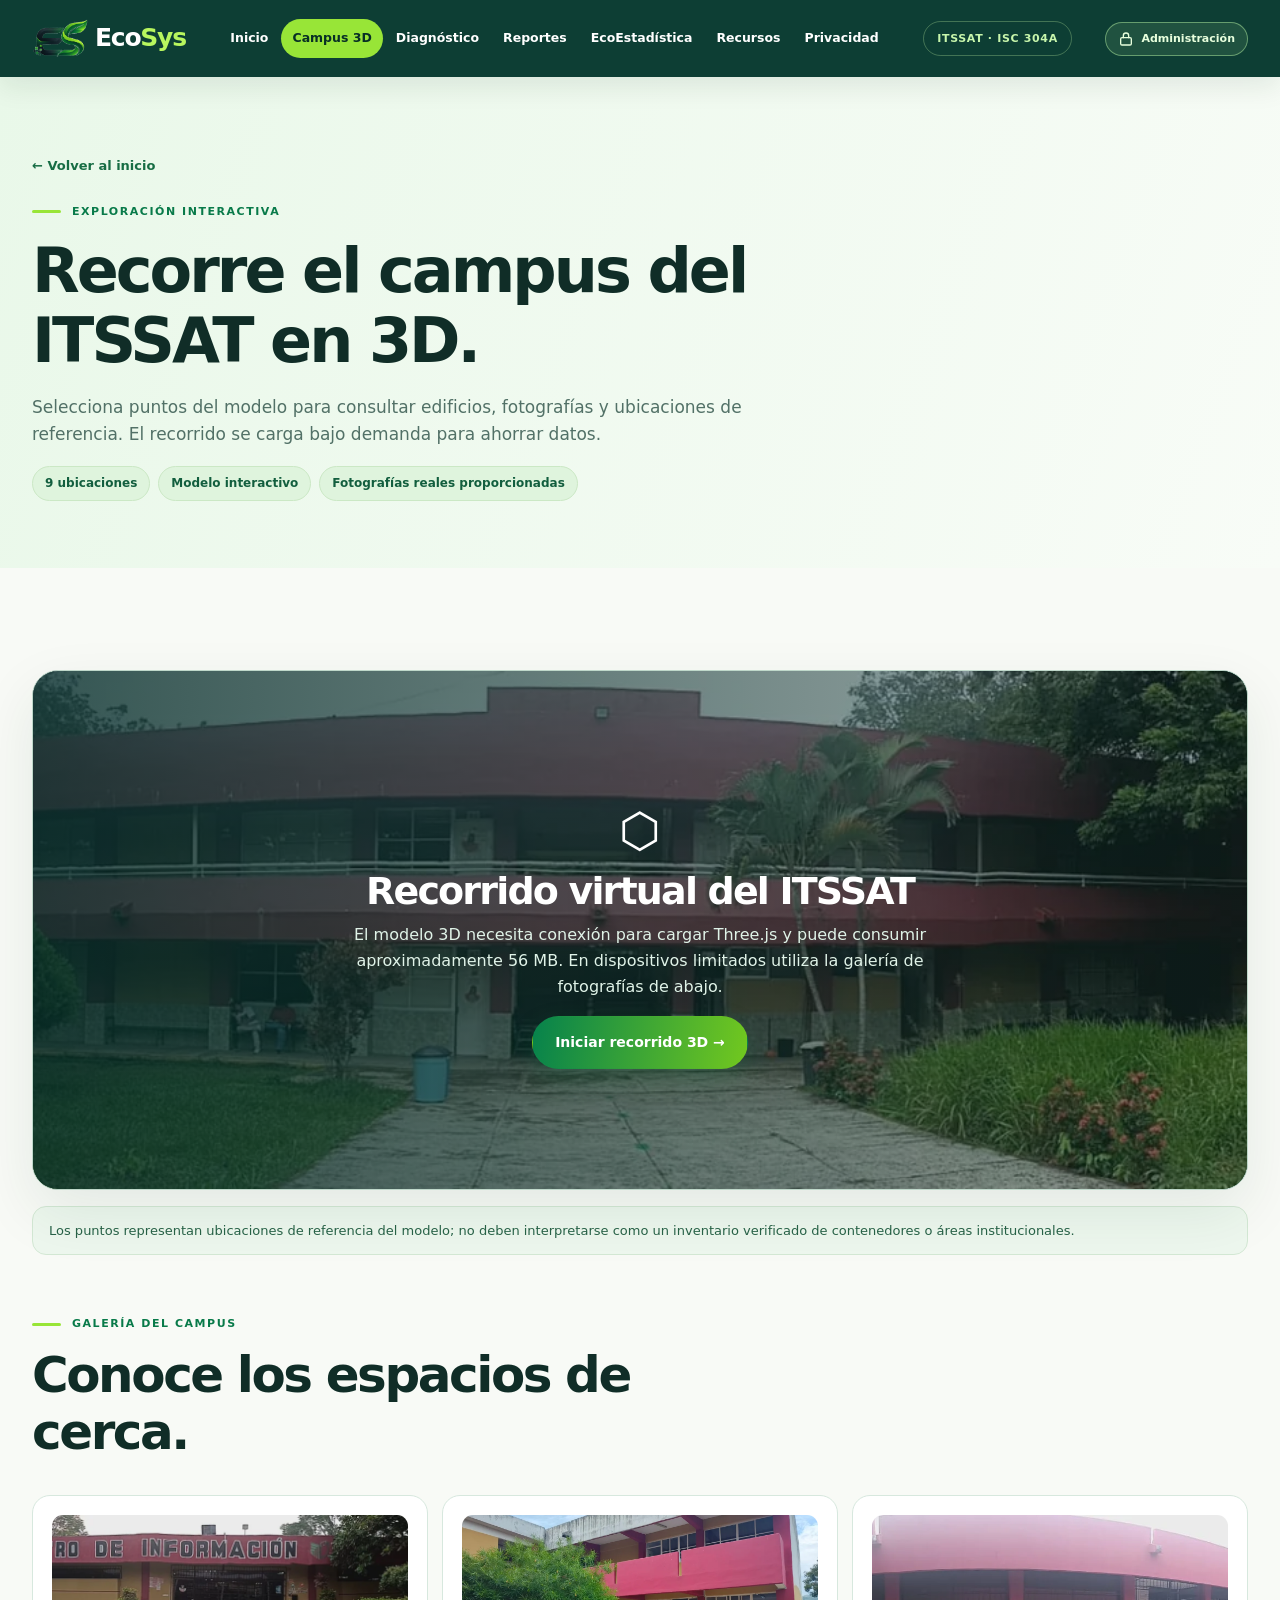
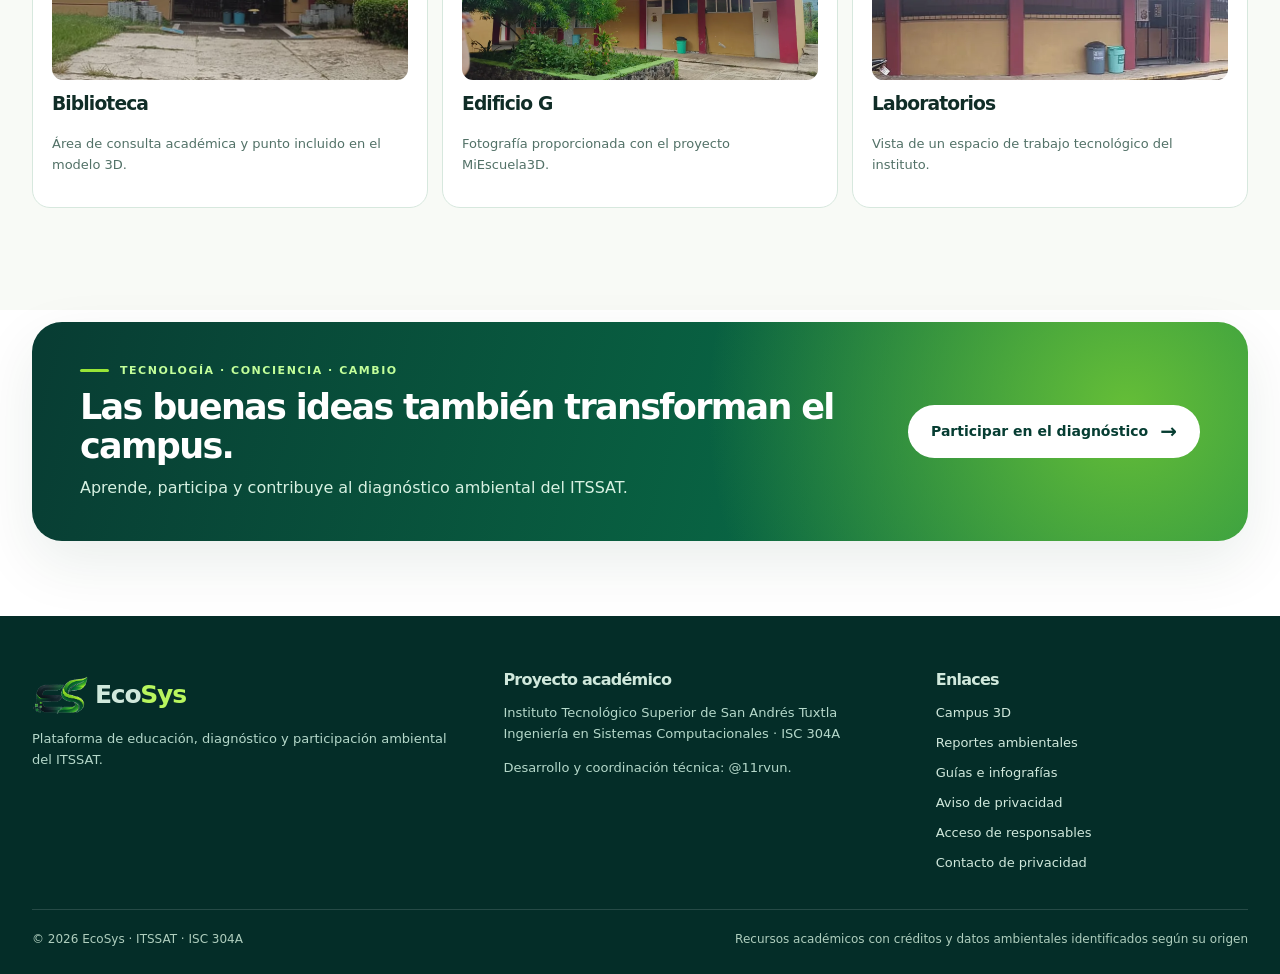
<file: campus.html>
<!doctype html><html lang="es"><head><meta charset="utf-8"><meta name="viewport" content="width=device-width, initial-scale=1"><meta name="theme-color" content="#063d32"><meta name="description" content="EcoSys ITSSAT: educación, participación y herramientas de gestión ambiental."><title>Campus interactivo 3D | EcoSys ITSSAT</title><link rel="icon" href="ecosys_favicon.png"><link rel="stylesheet" href="assets/css/site.css"></head><body><div id="scroll-progress"></div><header class="site-header"><div class="container nav"><a href="index.html" class="brand" aria-label="EcoSys, inicio"><img src="ecosys_simbolo.png" alt=""><span>Eco<em>Sys</em></span></a><nav id="navLinks" class="nav-links" aria-label="Navegación principal"><a href="index.html" >Inicio</a><a href="campus.html" class="active">Campus 3D</a><a href="index.html#diagnostico" >Diagnóstico</a><a href="reportes.html" >Reportes</a><a href="ecoestadistica.html" >EcoEstadística</a><a href="recursos.html" >Recursos</a><a href="aviso-privacidad.html" >Privacidad</a></nav><span class="header-pill">ITSSAT · ISC 304A</span><a class="nav-admin" href="admin.html" aria-label="Iniciar sesión en EcoSys administración" title="Acceso administrativo"><svg aria-hidden="true" viewBox="0 0 24 24" width="16" height="16" fill="none" stroke="currentColor" stroke-width="2" stroke-linecap="round" stroke-linejoin="round"><rect x="4" y="10" width="16" height="11" rx="2"/><path d="M8 10V7a4 4 0 0 1 8 0v3"/></svg><span>Administración</span></a><button class="menu-toggle" id="navToggle" type="button" aria-expanded="false" aria-controls="navLinks" aria-label="Abrir menú">☰</button></div></header><main><section class="page-hero"><div class="container"><a class="back-link" href="index.html">← Volver al inicio</a><div class="eyebrow" style="margin-top:25px">Exploración interactiva</div><h1>Recorre el campus del ITSSAT en 3D.</h1><p>Selecciona puntos del modelo para consultar edificios, fotografías y ubicaciones de referencia. El recorrido se carga bajo demanda para ahorrar datos.</p><div class="tags"><span class="tag">9 ubicaciones</span><span class="tag">Modelo interactivo</span><span class="tag">Fotografías reales proporcionadas</span></div></div></section><section class="section"><div class="container"><div class="viewer-shell reveal" id="viewer"><div class="viewer-cover" id="viewerCover"><div><span style="font-size:48px">⬡</span><h2 class="subhead" style="color:white">Recorrido virtual del ITSSAT</h2><p>El modelo 3D necesita conexión para cargar Three.js y puede consumir aproximadamente 56 MB. En dispositivos limitados utiliza la galería de fotografías de abajo.</p><button class="btn btn-primary" id="startViewer" type="button">Iniciar recorrido 3D →</button></div></div></div><div class="notice" style="margin-top:16px">Los puntos representan ubicaciones de referencia del modelo; no deben interpretarse como un inventario verificado de contenedores o áreas institucionales.</div><div class="section-header" style="margin-top:60px"><div class="eyebrow">Galería del campus</div><h2>Conoce los espacios de cerca.</h2></div><div class="photo-links"><article class="info-card"><img src="assets/img/biblioteca.webp" loading="lazy" alt="Biblioteca"><h3>Biblioteca</h3><p>Área de consulta académica y punto incluido en el modelo 3D.</p></article><article class="info-card"><img src="assets/img/edificiog.webp" loading="lazy" alt="Edificio G"><h3>Edificio G</h3><p>Fotografía proporcionada con el proyecto MiEscuela3D.</p></article><article class="info-card"><img src="assets/img/laboratorios.webp" loading="lazy" alt="Laboratorios"><h3>Laboratorios</h3><p>Vista de un espacio de trabajo tecnológico del instituto.</p></article></div></div></section></main><section class="cta-section"><div class="container"><div class="cta-panel reveal"><div><div class="eyebrow" style="color:#c2ff9a">Tecnología · Conciencia · Cambio</div><h2>Las buenas ideas también transforman el campus.</h2><p>Aprende, participa y contribuye al diagnóstico ambiental del ITSSAT.</p></div><a href="index.html#diagnostico" class="btn btn-white">Participar en el diagnóstico <span class="arrow">→</span></a></div></div></section><footer class="footer"><div class="container"><div class="footer-grid"><div><a class="brand" href="index.html"><img src="ecosys_simbolo.png" alt=""><span>Eco<em>Sys</em></span></a><p>Plataforma de educación, diagnóstico y participación ambiental del ITSSAT.</p></div><div><h3>Proyecto académico</h3><p>Instituto Tecnológico Superior de San Andrés Tuxtla<br>Ingeniería en Sistemas Computacionales · ISC 304A</p><p>Desarrollo y coordinación técnica: @11rvun.</p></div><div><h3>Enlaces</h3><nav aria-label="Enlaces adicionales"><a href="campus.html">Campus 3D</a><a href="reportes.html">Reportes ambientales</a><a href="recursos.html">Guías e infografías</a><a href="aviso-privacidad.html">Aviso de privacidad</a><a href="admin.html">Acceso de responsables</a><a href="mailto:ecosys.priv@gmail.com">Contacto de privacidad</a></nav></div></div><div class="footer-bottom"><span>© 2026 EcoSys · ITSSAT · ISC 304A</span><span>Recursos académicos con créditos y datos ambientales identificados según su origen</span></div></div></footer><script src="assets/js/site.js" defer></script><script src="assets/js/campus.js" defer></script></body></html>
</file>
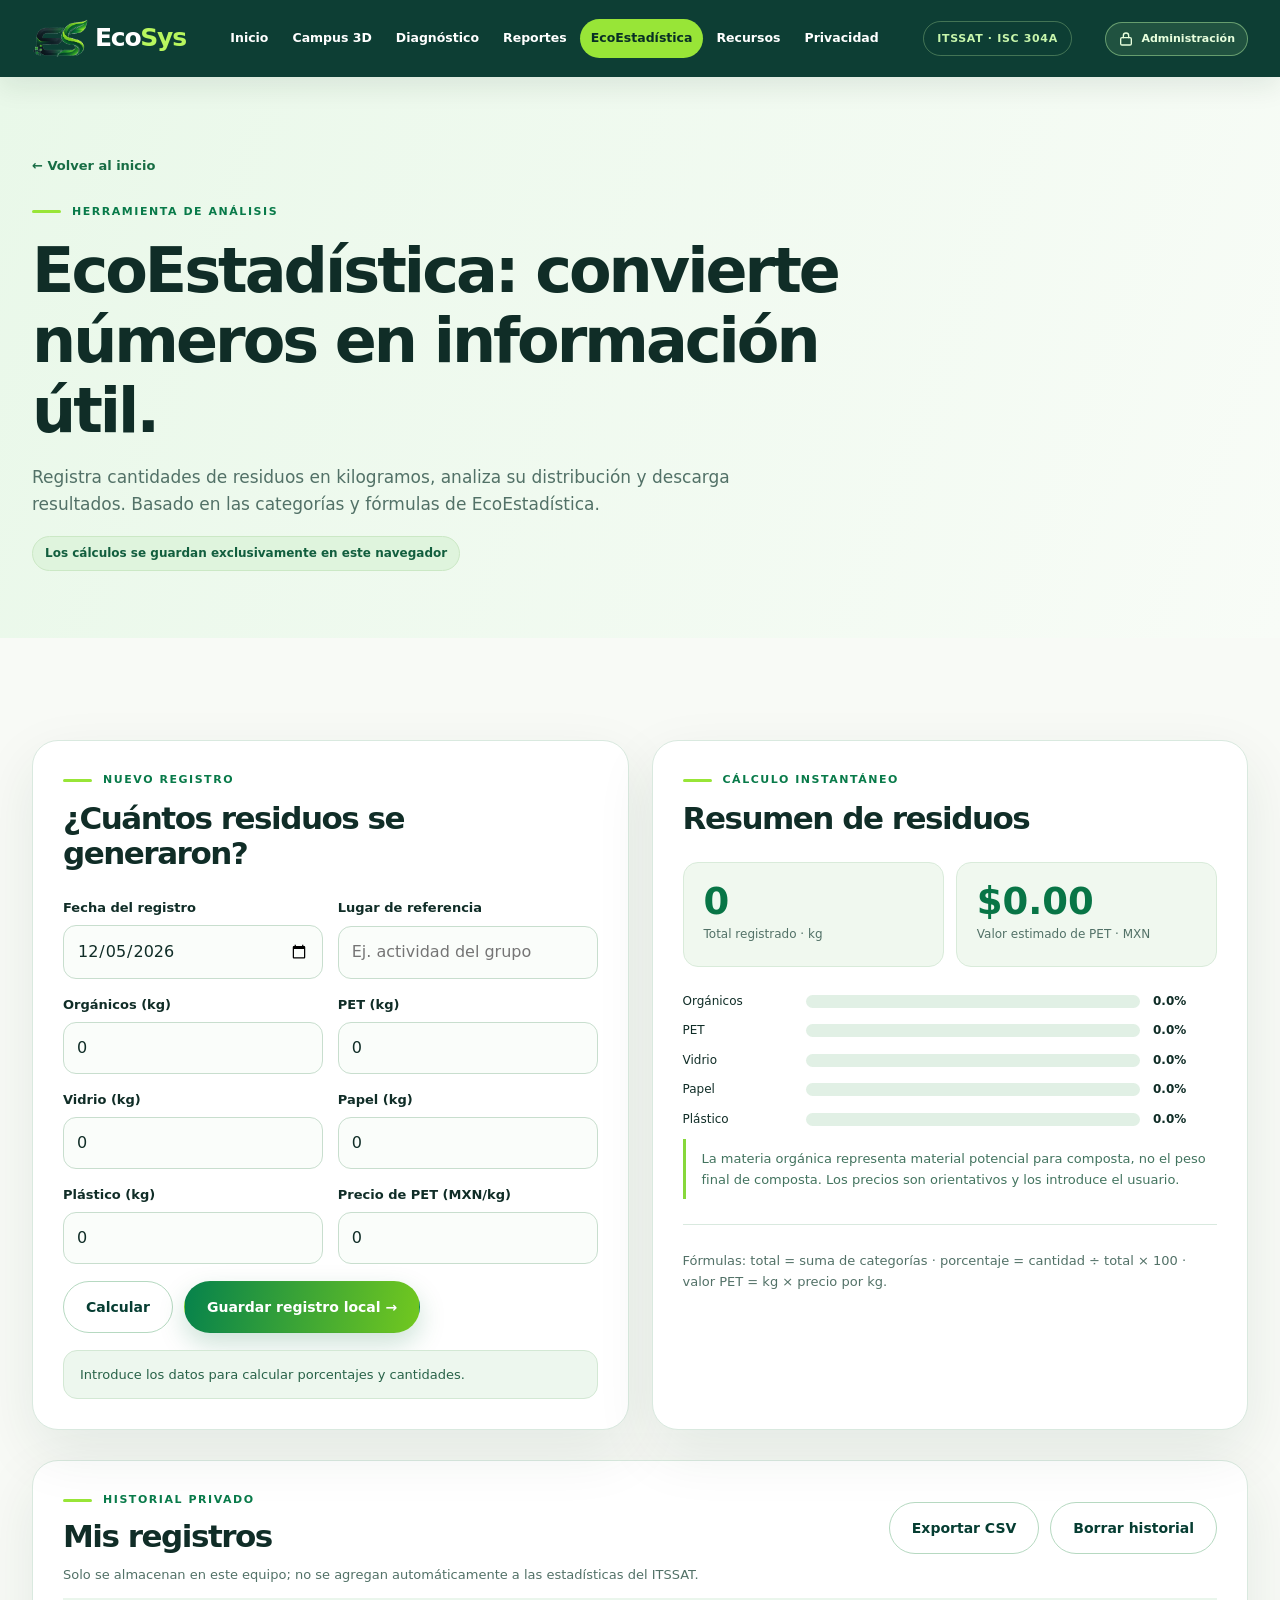
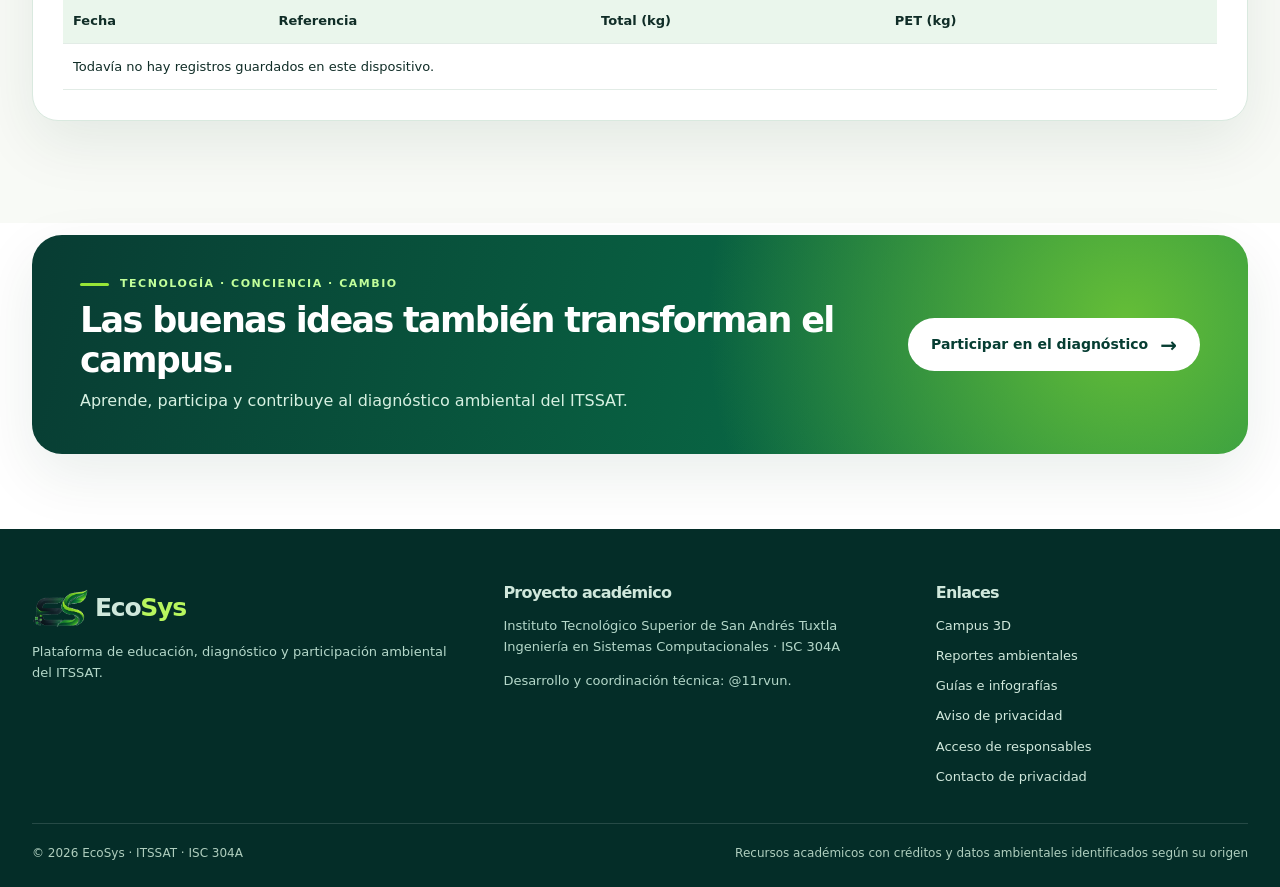
<file: ecoestadistica.html>
<!doctype html><html lang="es"><head><meta charset="utf-8"><meta name="viewport" content="width=device-width, initial-scale=1"><meta name="theme-color" content="#063d32"><meta name="description" content="EcoSys ITSSAT: educación, participación y herramientas de gestión ambiental."><title>EcoEstadística | EcoSys ITSSAT</title><link rel="icon" href="ecosys_favicon.png"><link rel="stylesheet" href="assets/css/site.css"></head><body><div id="scroll-progress"></div><header class="site-header"><div class="container nav"><a href="index.html" class="brand" aria-label="EcoSys, inicio"><img src="ecosys_simbolo.png" alt=""><span>Eco<em>Sys</em></span></a><nav id="navLinks" class="nav-links" aria-label="Navegación principal"><a href="index.html" >Inicio</a><a href="campus.html" >Campus 3D</a><a href="index.html#diagnostico" >Diagnóstico</a><a href="reportes.html" >Reportes</a><a href="ecoestadistica.html" class="active">EcoEstadística</a><a href="recursos.html" >Recursos</a><a href="aviso-privacidad.html" >Privacidad</a></nav><span class="header-pill">ITSSAT · ISC 304A</span><a class="nav-admin" href="admin.html" aria-label="Iniciar sesión en EcoSys administración" title="Acceso administrativo"><svg aria-hidden="true" viewBox="0 0 24 24" width="16" height="16" fill="none" stroke="currentColor" stroke-width="2" stroke-linecap="round" stroke-linejoin="round"><rect x="4" y="10" width="16" height="11" rx="2"/><path d="M8 10V7a4 4 0 0 1 8 0v3"/></svg><span>Administración</span></a><button class="menu-toggle" id="navToggle" type="button" aria-expanded="false" aria-controls="navLinks" aria-label="Abrir menú">☰</button></div></header><main><section class="page-hero"><div class="container"><a href="index.html" class="back-link">← Volver al inicio</a><div class="eyebrow" style="margin-top:25px">Herramienta de análisis</div><h1>EcoEstadística: convierte números en información útil.</h1><p>Registra cantidades de residuos en kilogramos, analiza su distribución y descarga resultados. Basado en las categorías y fórmulas de EcoEstadística.</p><span class="tag">Los cálculos se guardan exclusivamente en este navegador</span></div></section><section class="section"><div class="container split"><div class="surface tool-panel reveal"><div class="eyebrow">Nuevo registro</div><h2 style="margin-top:12px">¿Cuántos residuos se generaron?</h2><form id="wasteForm" class="tool-form"><div class="form-grid"><div class="field"><label for="wDate">Fecha del registro</label><input type="date" id="wDate" required></div><div class="field"><label for="wPlace">Lugar de referencia</label><input id="wPlace" maxlength="60" placeholder="Ej. actividad del grupo"></div><div class="field"><label for="wOrganic">Orgánicos (kg)</label><input id="wOrganic" type="number" min="0" max="100000" step="0.01" value="0" required></div><div class="field"><label for="wPet">PET (kg)</label><input id="wPet" type="number" min="0" max="100000" step="0.01" value="0" required></div><div class="field"><label for="wGlass">Vidrio (kg)</label><input id="wGlass" type="number" min="0" max="100000" step="0.01" value="0" required></div><div class="field"><label for="wPaper">Papel (kg)</label><input id="wPaper" type="number" min="0" max="100000" step="0.01" value="0" required></div><div class="field"><label for="wPlastic">Plástico (kg)</label><input id="wPlastic" type="number" min="0" max="100000" step="0.01" value="0" required></div><div class="field"><label for="wPrice">Precio de PET (MXN/kg)</label><input id="wPrice" type="number" min="0" max="100000" step="0.01" value="0" required></div></div><div class="tool-actions"><button type="button" id="wCalculate" class="btn btn-ghost">Calcular</button><button class="btn btn-primary" type="submit">Guardar registro local →</button></div><div id="wNotice" class="notice" role="status">Introduce los datos para calcular porcentajes y cantidades.</div></form></div><div class="surface tool-panel reveal"><div class="eyebrow">Cálculo instantáneo</div><h2 style="margin-top:12px">Resumen de residuos</h2><div class="stat-metrics"><div><strong id="wTotal">0</strong><span>Total registrado · kg</span></div><div><strong id="wPetValue">$0</strong><span>Valor estimado de PET · MXN</span></div></div><div id="wBars" aria-live="polite"></div><p class="note">La materia orgánica representa material potencial para composta, no el peso final de composta. Los precios son orientativos y los introduce el usuario.</p><hr class="hr"><p class="small">Fórmulas: total = suma de categorías · porcentaje = cantidad ÷ total × 100 · valor PET = kg × precio por kg.</p></div></div><div class="container" style="margin-top:30px"><div class="surface tool-panel"><div style="display:flex;justify-content:space-between;gap:18px;align-items:center;flex-wrap:wrap"><div><div class="eyebrow">Historial privado</div><h2 style="margin:10px 0">Mis registros</h2></div><div class="tool-actions"><button type="button" id="wExport" class="btn btn-ghost">Exportar CSV</button><button type="button" id="wClear" class="btn btn-ghost">Borrar historial</button></div></div><p class="small">Solo se almacenan en este equipo; no se agregan automáticamente a las estadísticas del ITSSAT.</p><div class="outline-table-wrap"><table class="outline-table"><thead><tr><th>Fecha</th><th>Referencia</th><th>Total (kg)</th><th>PET (kg)</th><th></th></tr></thead><tbody id="wRecords"><tr><td colspan="5">Todavía no hay registros.</td></tr></tbody></table></div></div></div></section></main><section class="cta-section"><div class="container"><div class="cta-panel reveal"><div><div class="eyebrow" style="color:#c2ff9a">Tecnología · Conciencia · Cambio</div><h2>Las buenas ideas también transforman el campus.</h2><p>Aprende, participa y contribuye al diagnóstico ambiental del ITSSAT.</p></div><a href="index.html#diagnostico" class="btn btn-white">Participar en el diagnóstico <span class="arrow">→</span></a></div></div></section><footer class="footer"><div class="container"><div class="footer-grid"><div><a class="brand" href="index.html"><img src="ecosys_simbolo.png" alt=""><span>Eco<em>Sys</em></span></a><p>Plataforma de educación, diagnóstico y participación ambiental del ITSSAT.</p></div><div><h3>Proyecto académico</h3><p>Instituto Tecnológico Superior de San Andrés Tuxtla<br>Ingeniería en Sistemas Computacionales · ISC 304A</p><p>Desarrollo y coordinación técnica: @11rvun.</p></div><div><h3>Enlaces</h3><nav aria-label="Enlaces adicionales"><a href="campus.html">Campus 3D</a><a href="reportes.html">Reportes ambientales</a><a href="recursos.html">Guías e infografías</a><a href="aviso-privacidad.html">Aviso de privacidad</a><a href="admin.html">Acceso de responsables</a><a href="mailto:ecosys.priv@gmail.com">Contacto de privacidad</a></nav></div></div><div class="footer-bottom"><span>© 2026 EcoSys · ITSSAT · ISC 304A</span><span>Recursos académicos con créditos y datos ambientales identificados según su origen</span></div></div></footer><script src="assets/js/site.js" defer></script><script src="assets/js/ecoestadistica.js" defer></script></body></html>
</file>
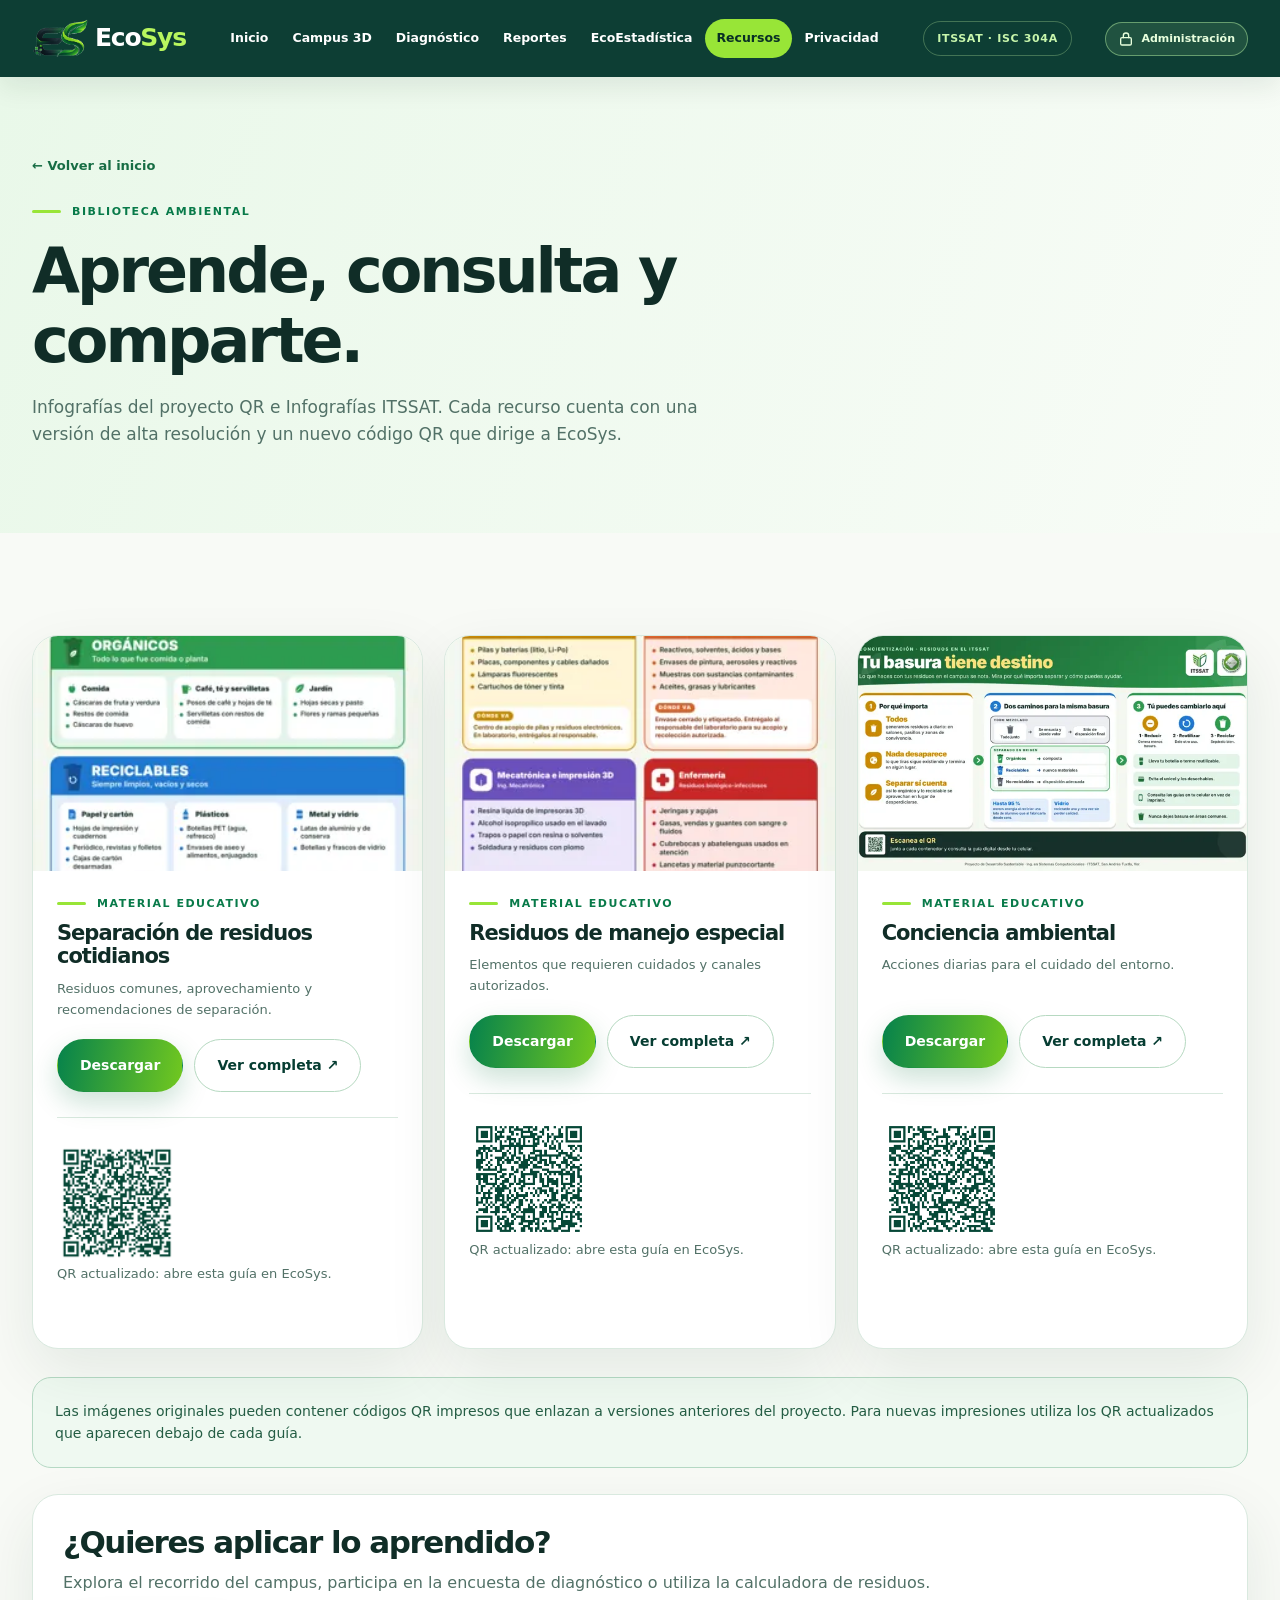
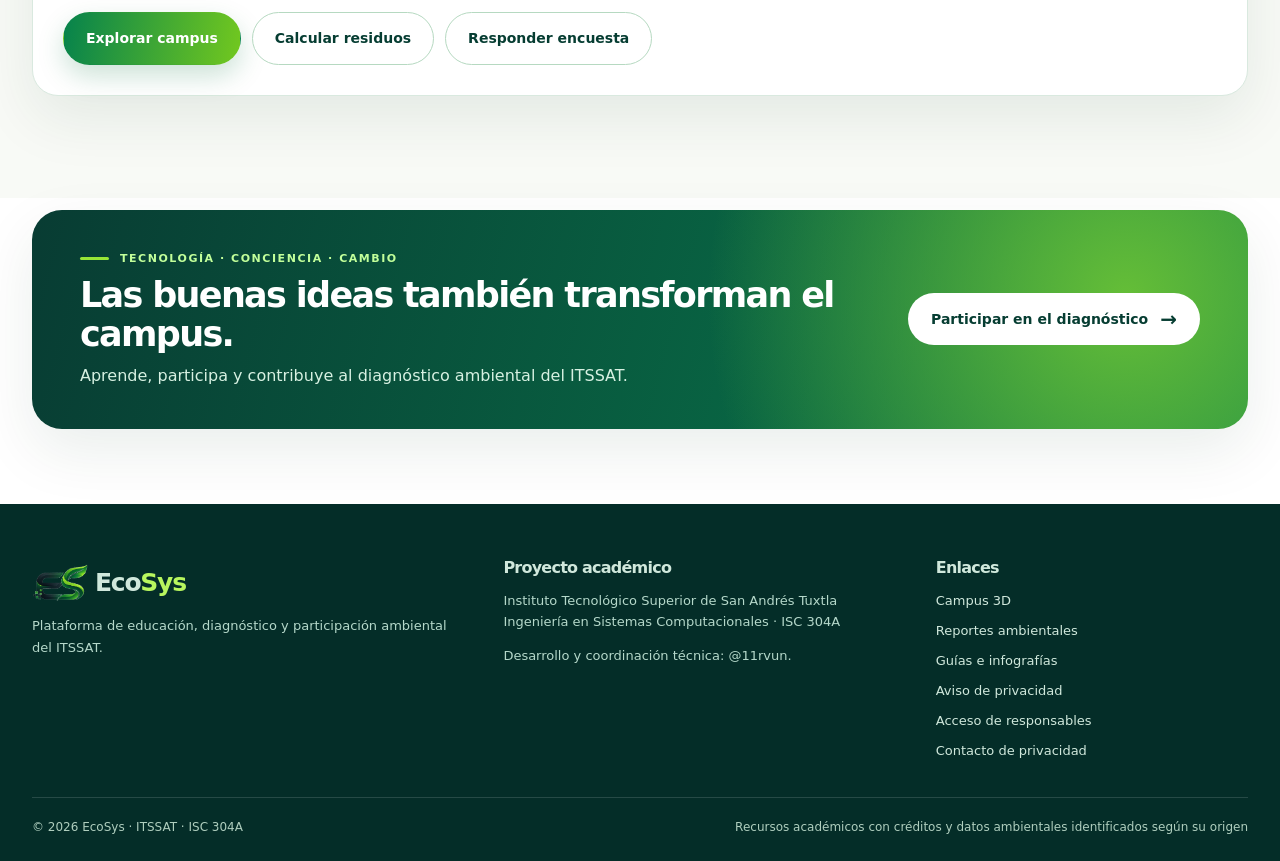
<file: recursos.html>
<!doctype html><html lang="es"><head><meta charset="utf-8"><meta name="viewport" content="width=device-width, initial-scale=1"><meta name="theme-color" content="#063d32"><meta name="description" content="EcoSys ITSSAT: educación, participación y herramientas de gestión ambiental."><title>Guías e infografías QR | EcoSys ITSSAT</title><link rel="icon" href="ecosys_favicon.png"><link rel="stylesheet" href="assets/css/site.css"></head><body><div id="scroll-progress"></div><header class="site-header"><div class="container nav"><a href="index.html" class="brand" aria-label="EcoSys, inicio"><img src="ecosys_simbolo.png" alt=""><span>Eco<em>Sys</em></span></a><nav id="navLinks" class="nav-links" aria-label="Navegación principal"><a href="index.html" >Inicio</a><a href="campus.html" >Campus 3D</a><a href="index.html#diagnostico" >Diagnóstico</a><a href="reportes.html" >Reportes</a><a href="ecoestadistica.html" >EcoEstadística</a><a href="recursos.html" class="active">Recursos</a><a href="aviso-privacidad.html" >Privacidad</a></nav><span class="header-pill">ITSSAT · ISC 304A</span><a class="nav-admin" href="admin.html" aria-label="Iniciar sesión en EcoSys administración" title="Acceso administrativo"><svg aria-hidden="true" viewBox="0 0 24 24" width="16" height="16" fill="none" stroke="currentColor" stroke-width="2" stroke-linecap="round" stroke-linejoin="round"><rect x="4" y="10" width="16" height="11" rx="2"/><path d="M8 10V7a4 4 0 0 1 8 0v3"/></svg><span>Administración</span></a><button class="menu-toggle" id="navToggle" type="button" aria-expanded="false" aria-controls="navLinks" aria-label="Abrir menú">☰</button></div></header><main><section class="page-hero"><div class="container"><a href="index.html" class="back-link">← Volver al inicio</a><div class="eyebrow" style="margin-top:25px">Biblioteca ambiental</div><h1>Aprende, consulta y comparte.</h1><p>Infografías del proyecto QR e Infografías ITSSAT. Cada recurso cuenta con una versión de alta resolución y un nuevo código QR que dirige a EcoSys.</p></div></section><section class="section"><div class="container"><div class="resources-grid"><article class="resource-card surface reveal" id="residuos-cotidianos"><a href="infografias/infografia_1_residuos_cotidianos_con_QR.png" target="_blank" rel="noopener"><img src="assets/img/infografia_1_residuos_cotidianos_con_QR.webp" alt="Vista previa: Separación de residuos cotidianos"></a><div class="resource-body"><div class="eyebrow">Material educativo</div><h3>Separación de residuos cotidianos</h3><p>Residuos comunes, aprovechamiento y recomendaciones de separación.</p><div class="tool-actions"><a class="btn btn-primary" href="infografias/infografia_1_residuos_cotidianos_con_QR.png" download>Descargar</a><a class="btn btn-ghost" href="infografias/infografia_1_residuos_cotidianos_con_QR.png" target="_blank" rel="noopener">Ver completa ↗</a></div><hr class="hr"><img src="qr/residuos-cotidianos.png" alt="Código QR que lleva a esta sección de EcoSys" style="height:120px;width:120px;object-fit:contain"><p class="small">QR actualizado: abre esta guía en EcoSys.</p></div></article><article class="resource-card surface reveal" id="manejo-especial"><a href="infografias/infografia_2_residuos_peligrosos_con_QR.png" target="_blank" rel="noopener"><img src="assets/img/infografia_2_residuos_peligrosos_con_QR.webp" alt="Vista previa: Residuos de manejo especial"></a><div class="resource-body"><div class="eyebrow">Material educativo</div><h3>Residuos de manejo especial</h3><p>Elementos que requieren cuidados y canales autorizados.</p><div class="tool-actions"><a class="btn btn-primary" href="infografias/infografia_2_residuos_peligrosos_con_QR.png" download>Descargar</a><a class="btn btn-ghost" href="infografias/infografia_2_residuos_peligrosos_con_QR.png" target="_blank" rel="noopener">Ver completa ↗</a></div><hr class="hr"><img src="qr/manejo-especial.png" alt="Código QR que lleva a esta sección de EcoSys" style="height:120px;width:120px;object-fit:contain"><p class="small">QR actualizado: abre esta guía en EcoSys.</p></div></article><article class="resource-card surface reveal" id="concientizacion"><a href="infografias/infografia_3_concientizacion_con_QR.png" target="_blank" rel="noopener"><img src="assets/img/infografia_3_concientizacion_con_QR.webp" alt="Vista previa: Conciencia ambiental"></a><div class="resource-body"><div class="eyebrow">Material educativo</div><h3>Conciencia ambiental</h3><p>Acciones diarias para el cuidado del entorno.</p><div class="tool-actions"><a class="btn btn-primary" href="infografias/infografia_3_concientizacion_con_QR.png" download>Descargar</a><a class="btn btn-ghost" href="infografias/infografia_3_concientizacion_con_QR.png" target="_blank" rel="noopener">Ver completa ↗</a></div><hr class="hr"><img src="qr/concientizacion.png" alt="Código QR que lleva a esta sección de EcoSys" style="height:120px;width:120px;object-fit:contain"><p class="small">QR actualizado: abre esta guía en EcoSys.</p></div></article></div><div class="callout" style="margin-top:28px">Las imágenes originales pueden contener códigos QR impresos que enlazan a versiones anteriores del proyecto. Para nuevas impresiones utiliza los QR actualizados que aparecen debajo de cada guía.</div><div class="surface tool-panel" style="margin-top:26px"><h2 class="subhead">¿Quieres aplicar lo aprendido?</h2><p>Explora el recorrido del campus, participa en la encuesta de diagnóstico o utiliza la calculadora de residuos.</p><div class="tool-actions"><a class="btn btn-primary" href="campus.html">Explorar campus</a><a class="btn btn-ghost" href="ecoestadistica.html">Calcular residuos</a><a class="btn btn-ghost" href="index.html#diagnostico">Responder encuesta</a></div></div></div></section></main><section class="cta-section"><div class="container"><div class="cta-panel reveal"><div><div class="eyebrow" style="color:#c2ff9a">Tecnología · Conciencia · Cambio</div><h2>Las buenas ideas también transforman el campus.</h2><p>Aprende, participa y contribuye al diagnóstico ambiental del ITSSAT.</p></div><a href="index.html#diagnostico" class="btn btn-white">Participar en el diagnóstico <span class="arrow">→</span></a></div></div></section><footer class="footer"><div class="container"><div class="footer-grid"><div><a class="brand" href="index.html"><img src="ecosys_simbolo.png" alt=""><span>Eco<em>Sys</em></span></a><p>Plataforma de educación, diagnóstico y participación ambiental del ITSSAT.</p></div><div><h3>Proyecto académico</h3><p>Instituto Tecnológico Superior de San Andrés Tuxtla<br>Ingeniería en Sistemas Computacionales · ISC 304A</p><p>Desarrollo y coordinación técnica: @11rvun.</p></div><div><h3>Enlaces</h3><nav aria-label="Enlaces adicionales"><a href="campus.html">Campus 3D</a><a href="reportes.html">Reportes ambientales</a><a href="recursos.html">Guías e infografías</a><a href="aviso-privacidad.html">Aviso de privacidad</a><a href="admin.html">Acceso de responsables</a><a href="mailto:ecosys.priv@gmail.com">Contacto de privacidad</a></nav></div></div><div class="footer-bottom"><span>© 2026 EcoSys · ITSSAT · ISC 304A</span><span>Recursos académicos con créditos y datos ambientales identificados según su origen</span></div></div></footer><script src="assets/js/site.js" defer></script></body></html>
</file>
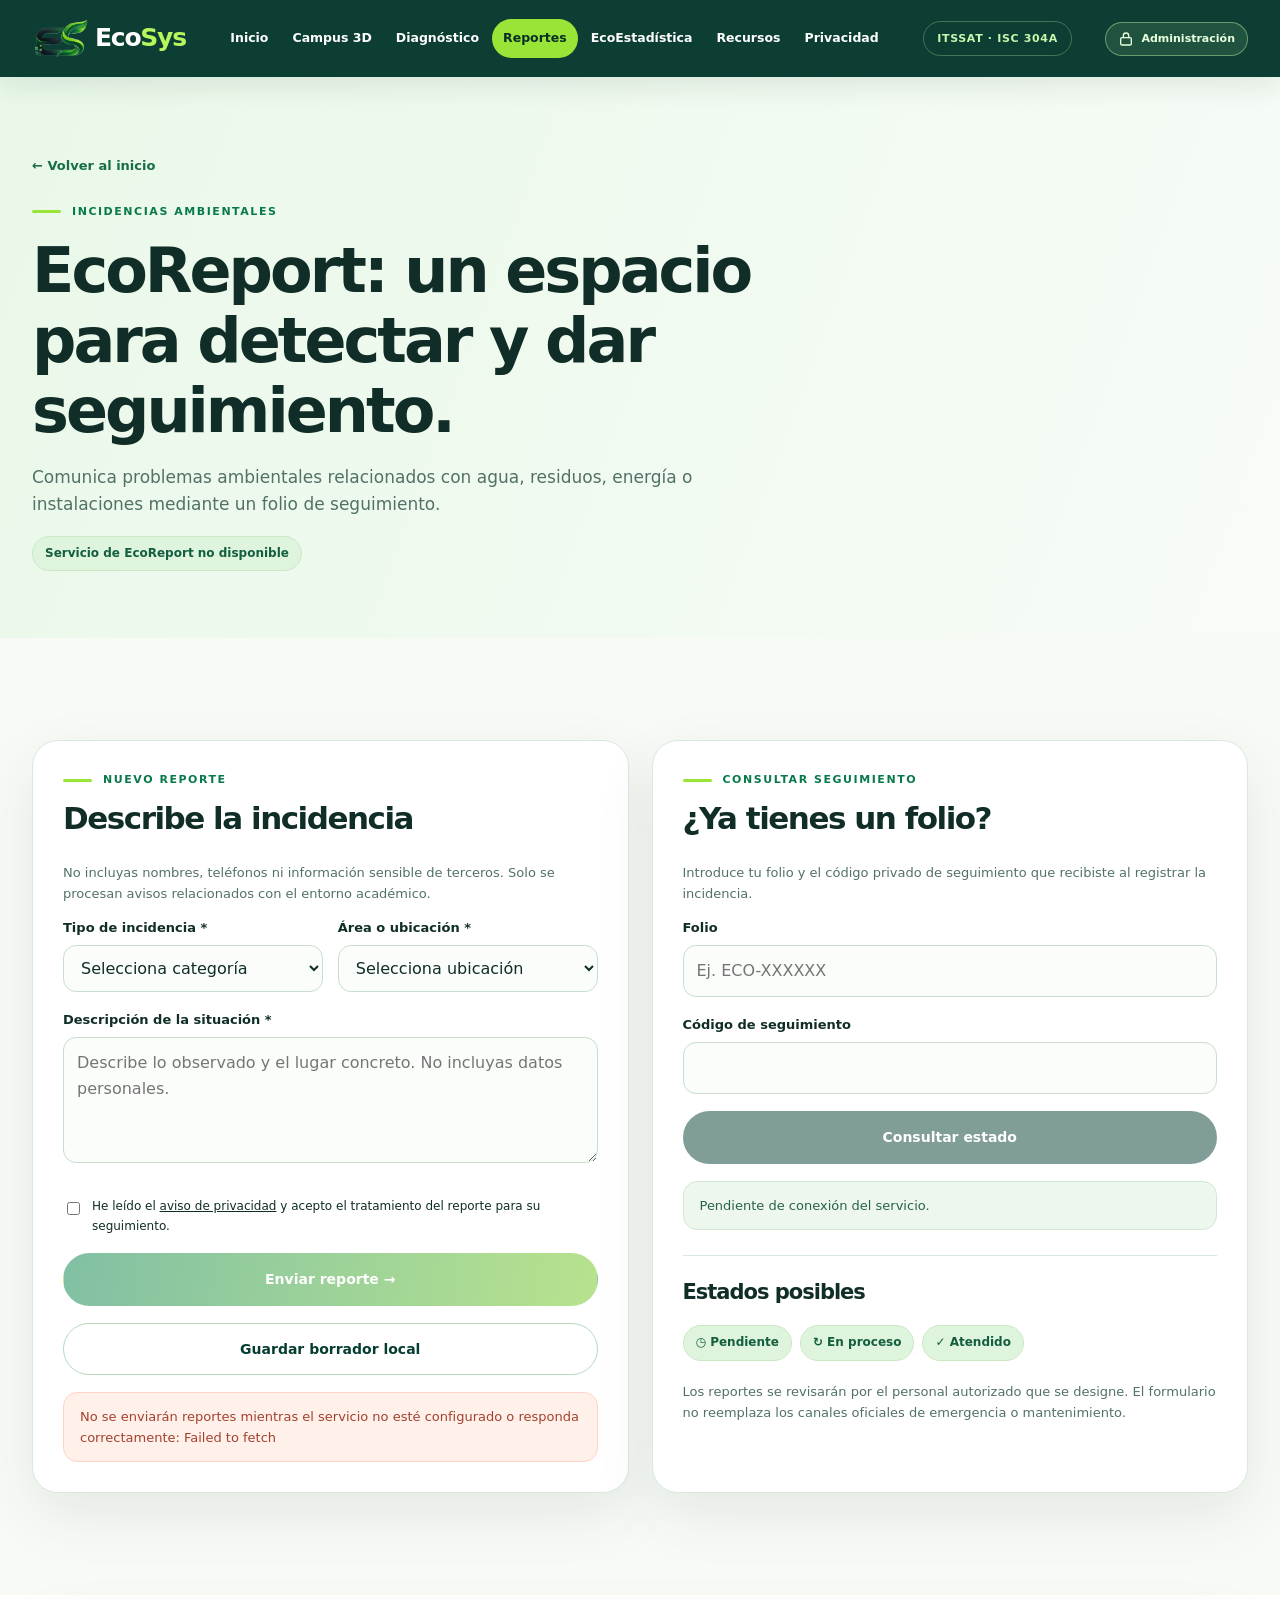
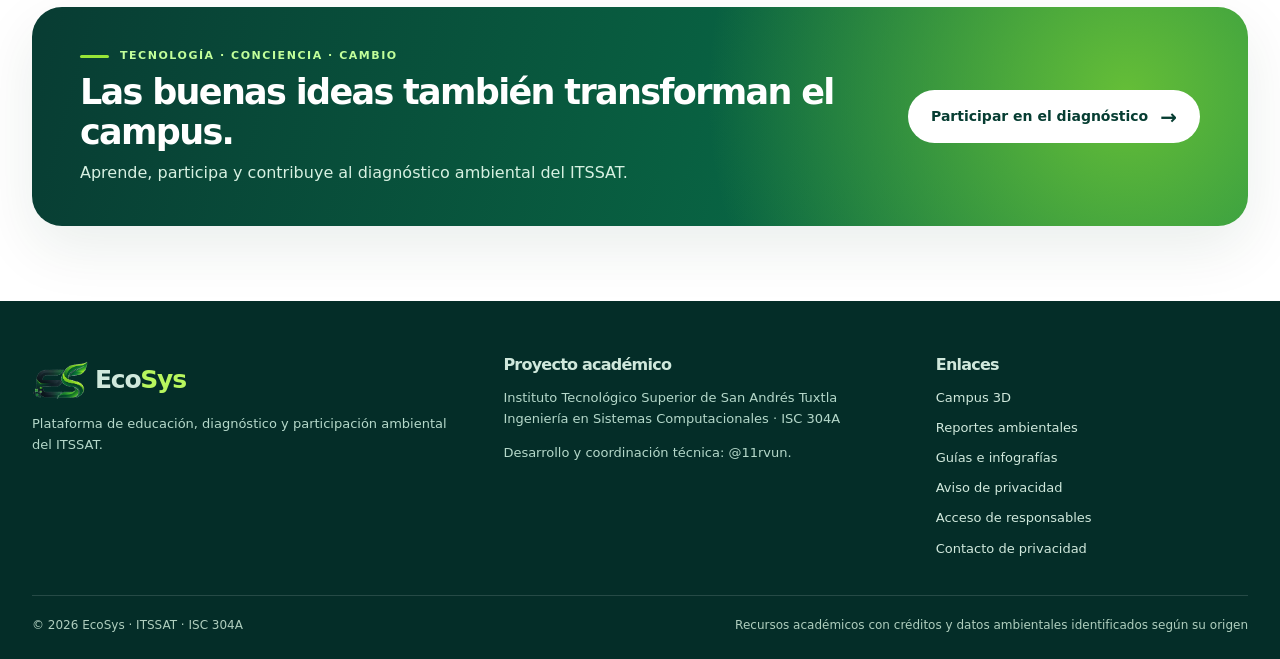
<file: reportes.html>
<!doctype html><html lang="es"><head><meta charset="utf-8"><meta name="viewport" content="width=device-width, initial-scale=1"><meta name="theme-color" content="#063d32"><meta name="description" content="EcoSys ITSSAT: educación, participación y herramientas de gestión ambiental."><title>EcoReport | EcoSys ITSSAT</title><link rel="icon" href="ecosys_favicon.png"><link rel="stylesheet" href="assets/css/site.css"></head><body><div id="scroll-progress"></div><header class="site-header"><div class="container nav"><a href="index.html" class="brand" aria-label="EcoSys, inicio"><img src="ecosys_simbolo.png" alt=""><span>Eco<em>Sys</em></span></a><nav id="navLinks" class="nav-links" aria-label="Navegación principal"><a href="index.html" >Inicio</a><a href="campus.html" >Campus 3D</a><a href="index.html#diagnostico" >Diagnóstico</a><a href="reportes.html" class="active">Reportes</a><a href="ecoestadistica.html" >EcoEstadística</a><a href="recursos.html" >Recursos</a><a href="aviso-privacidad.html" >Privacidad</a></nav><span class="header-pill">ITSSAT · ISC 304A</span><a class="nav-admin" href="admin.html" aria-label="Iniciar sesión en EcoSys administración" title="Acceso administrativo"><svg aria-hidden="true" viewBox="0 0 24 24" width="16" height="16" fill="none" stroke="currentColor" stroke-width="2" stroke-linecap="round" stroke-linejoin="round"><rect x="4" y="10" width="16" height="11" rx="2"/><path d="M8 10V7a4 4 0 0 1 8 0v3"/></svg><span>Administración</span></a><button class="menu-toggle" id="navToggle" type="button" aria-expanded="false" aria-controls="navLinks" aria-label="Abrir menú">☰</button></div></header><main><section class="page-hero"><div class="container"><a href="index.html" class="back-link">← Volver al inicio</a><div class="eyebrow" style="margin-top:25px">Incidencias ambientales</div><h1>EcoReport: un espacio para detectar y dar seguimiento.</h1><p>Comunica problemas ambientales relacionados con agua, residuos, energía o instalaciones mediante un folio de seguimiento.</p><span class="tag" id="reportMode">Comprobando el servicio de reportes...</span></div></section><section class="section"><div class="container split"><div class="surface tool-panel reveal"><div class="eyebrow">Nuevo reporte</div><h2 style="margin-top:12px">Describe la incidencia</h2><p class="small">No incluyas nombres, teléfonos ni información sensible de terceros. Solo se procesan avisos relacionados con el entorno académico.</p><form id="reportForm" class="tool-form"><div class="form-grid"><div class="field"><label for="rCategory">Tipo de incidencia *</label><select id="rCategory" required><option value="">Selecciona categoría</option><option>Residuos sólidos</option><option>Agua</option><option>Energía</option><option>Residuos electrónicos</option><option>Áreas verdes</option><option>Otros</option></select></div><div class="field"><label for="rPlace">Área o ubicación *</label><select id="rPlace" required><option value="">Selecciona ubicación</option><option>Biblioteca</option><option>Edificio A</option><option>Edificio B</option><option>Edificio D</option><option>Edificio G</option><option>Edificio H</option><option>Laboratorios</option><option>Jefaturas</option><option>Otro punto del campus</option></select></div></div><div class="field"><label for="rDescription">Descripción de la situación *</label><textarea id="rDescription" minlength="15" maxlength="600" required placeholder="Describe lo observado y el lugar concreto. No incluyas datos personales."></textarea></div><div id="reportTurnstile"></div><label style="display:flex;gap:9px;align-items:start;font-size:12px"><input id="rConsent" type="checkbox" required style="margin-top:5px"><span>He leído el <a href="aviso-privacidad.html" target="_blank" style="text-decoration:underline">aviso de privacidad</a> y acepto el tratamiento del reporte para su seguimiento.</span></label><button id="rSubmit" type="submit" class="btn btn-primary" disabled>Enviar reporte →</button><button id="rDraft" type="button" class="btn btn-ghost">Guardar borrador local</button><div id="rNotice" class="notice" role="status">La emisión de folios requiere activar el servicio independiente de EcoReport.</div></form></div><div class="surface tool-panel reveal"><div class="eyebrow">Consultar seguimiento</div><h2 style="margin-top:12px">¿Ya tienes un folio?</h2><p class="small">Introduce tu folio y el código privado de seguimiento que recibiste al registrar la incidencia.</p><form id="trackForm" class="tool-form"><div class="field"><label for="trackId">Folio</label><input id="trackId" placeholder="Ej. ECO-XXXXXX" autocomplete="off" required></div><div class="field"><label for="trackCode">Código de seguimiento</label><input id="trackCode" autocomplete="off" required></div><button id="trackSubmit" class="btn btn-dark" type="submit" disabled>Consultar estado</button><div id="trackNotice" class="notice" role="status">Pendiente de conexión del servicio.</div></form><hr class="hr"><h3>Estados posibles</h3><div class="tags"><span class="tag">◷ Pendiente</span><span class="tag">↻ En proceso</span><span class="tag">✓ Atendido</span></div><p class="small" style="margin-top:20px">Los reportes se revisarán por el personal autorizado que se designe. El formulario no reemplaza los canales oficiales de emergencia o mantenimiento.</p></div></div></section></main><section class="cta-section"><div class="container"><div class="cta-panel reveal"><div><div class="eyebrow" style="color:#c2ff9a">Tecnología · Conciencia · Cambio</div><h2>Las buenas ideas también transforman el campus.</h2><p>Aprende, participa y contribuye al diagnóstico ambiental del ITSSAT.</p></div><a href="index.html#diagnostico" class="btn btn-white">Participar en el diagnóstico <span class="arrow">→</span></a></div></div></section><footer class="footer"><div class="container"><div class="footer-grid"><div><a class="brand" href="index.html"><img src="ecosys_simbolo.png" alt=""><span>Eco<em>Sys</em></span></a><p>Plataforma de educación, diagnóstico y participación ambiental del ITSSAT.</p></div><div><h3>Proyecto académico</h3><p>Instituto Tecnológico Superior de San Andrés Tuxtla<br>Ingeniería en Sistemas Computacionales · ISC 304A</p><p>Desarrollo y coordinación técnica: @11rvun.</p></div><div><h3>Enlaces</h3><nav aria-label="Enlaces adicionales"><a href="campus.html">Campus 3D</a><a href="reportes.html">Reportes ambientales</a><a href="recursos.html">Guías e infografías</a><a href="aviso-privacidad.html">Aviso de privacidad</a><a href="admin.html">Acceso de responsables</a><a href="mailto:ecosys.priv@gmail.com">Contacto de privacidad</a></nav></div></div><div class="footer-bottom"><span>© 2026 EcoSys · ITSSAT · ISC 304A</span><span>Recursos académicos con créditos y datos ambientales identificados según su origen</span></div></div></footer><script src="assets/js/site.js" defer></script><script src="ecosys-config.js"></script><script src="assets/js/reportes.js" defer></script></body></html>
</file>
<file: assets/css/site.css>
/* ECOSYS V5 | Identidad, diseño responsivo, modales y componentes */
:root{--ink:#102d27;--forest:#063d32;--dark:#052e27;--mid:#087a49;--accent:#98e537;--lime:#b6f34b;--paper:#f8faf6;--mint:#ecf7eb;--muted:#527167;--line:#d9e9df;--white:#fff;--shadow:0 22px 60px rgba(0,58,40,.085);--ease:cubic-bezier(.22,1,.36,1)}
*{box-sizing:border-box}html{scroll-behavior:smooth;scroll-padding-top:95px}body{margin:0;background:var(--paper);color:var(--ink);font:400 16px/1.62 'Segoe UI',Inter,system-ui,-apple-system,Arial,sans-serif;overflow-x:hidden}img{max-width:100%;display:block}a{color:inherit;text-decoration:none}button,input,select,textarea{font:inherit}button{cursor:pointer}a,button,input,select,textarea{outline-offset:3px}a:focus-visible,button:focus-visible,input:focus-visible,select:focus-visible,textarea:focus-visible{outline:3px solid var(--accent)}[hidden]{display:none!important}h1,h2,h3,p{margin-top:0}h1,h2,h3{letter-spacing:-.048em;line-height:1.13}p{color:var(--muted)}.container{width:min(1230px,calc(100% - 64px));margin-inline:auto}.muted{color:var(--muted)}.eyebrow{display:flex;align-items:center;gap:11px;text-transform:uppercase;letter-spacing:.14em;font-weight:850;font-size:11px;color:var(--mid)}.eyebrow:before{content:'';width:29px;height:3px;border-radius:20px;background:var(--accent)}.tag{display:inline-flex;align-items:center;gap:8px;background:#dff4dd;border:1px solid #cbe8c5;border-radius:50px;padding:7px 12px;font-size:12px;font-weight:750;color:#125e3e}.tags{display:flex;flex-wrap:wrap;gap:8px}.section{padding:102px 0}.section-header{max-width:760px;margin-bottom:35px}.section-header h2{font-size:clamp(32px,3.9vw,51px);margin:14px 0}.section-header p{font-size:16px}.subhead{font-size:clamp(27px,3.2vw,38px);margin-bottom:10px}.btn{display:inline-flex;align-items:center;justify-content:center;gap:12px;border-radius:99px;border:1px solid transparent;padding:14px 22px;font-weight:770;font-size:14px;white-space:nowrap;transition:transform .35s var(--ease),box-shadow .35s var(--ease),background .3s}.btn:hover{transform:translateY(-3px)}.btn:active{transform:scale(.97)}.btn-primary{background:linear-gradient(100deg,#06824c,#72c81f);box-shadow:0 11px 27px #09743f35;color:white}.btn-primary:hover{box-shadow:0 14px 35px #09743f55}.btn-ghost{background:#fff;color:var(--forest);border-color:#b6d9c1}.btn-dark{background:var(--forest);color:#fff}.btn-white{background:#fff;color:var(--forest)}.btn:disabled{opacity:.5;cursor:not-allowed;transform:none;box-shadow:none}.arrow{font-size:20px;line-height:0}.small{font-size:13px}.surface{background:white;border:1px solid var(--line);border-radius:26px;box-shadow:var(--shadow)}.hr{border:0;border-top:1px solid var(--line);margin:25px 0}
/* Barra compartida entre páginas */
#scroll-progress{position:fixed;top:0;left:0;width:0;height:3px;z-index:110;background:linear-gradient(90deg,#a3ee42,#24c48c)}.site-header{position:sticky;top:0;z-index:100;height:77px;background:rgba(5,55,45,.965);backdrop-filter:blur(22px);-webkit-backdrop-filter:blur(22px);box-shadow:0 10px 25px #05291b16;color:#fff}.nav{display:flex;height:100%;align-items:center;justify-content:space-between;gap:18px}.brand{display:inline-flex;align-items:center;gap:7px;font-size:25px;letter-spacing:-.05em;font-weight:850;white-space:nowrap}.brand img{width:56px;height:49px;object-fit:contain}.brand em{color:#b8f65e;font-style:normal}.nav-links{display:flex;align-items:center;gap:2px}.nav-links a{padding:9px 11px;border-radius:100px;font-size:12.5px;font-weight:750;white-space:nowrap;transition:background .25s,color .25s,transform .25s}.nav-links a:hover{transform:translateY(-2px);background:#ffffff16}.nav-links a.active{background:var(--accent);color:#082f25}.header-pill{font-size:11px;font-weight:850;white-space:nowrap;letter-spacing:.06em;border:1px solid #c9f9a54a;color:#c8f6ac;border-radius:90px;padding:8px 13px}.menu-toggle{display:none;padding:8px 13px;border-radius:13px;border:1px solid #ffffff42;background:none;color:white;font-size:23px}
/* Portada */
.hero{background:radial-gradient(ellipse at 85% 5%,#e4f8df,transparent 55%),linear-gradient(115deg,#f9fff7,#edfaf0);position:relative;overflow:hidden;padding:86px 0 65px}.hero:after{content:'';position:absolute;right:-180px;bottom:-240px;width:600px;height:450px;border-radius:50%;background:#9de85a3d;filter:blur(62px);pointer-events:none}.hero-grid{display:grid;grid-template-columns:.94fr 1.06fr;align-items:center;gap:30px;position:relative;z-index:1}.hero h1{font-size:clamp(44px,5.4vw,72px);font-weight:870;margin:21px 0 22px;max-width:680px}.hero h1 span{color:#329d2f}.lead{font-size:clamp(15px,1.3vw,18px);line-height:1.75;max-width:560px}.hero-actions{display:flex;flex-wrap:wrap;gap:12px;margin-top:28px}.hero-proof{display:flex;gap:20px;flex-wrap:wrap;margin-top:43px}.proof-item{display:flex;align-items:center;gap:9px;font-size:12px;font-weight:720;color:#28624c}.proof-icon{display:grid;place-items:center;width:30px;height:30px;border-radius:10px;background:#e0f6db;font-size:16px;color:#15905a}.hero-visual{position:relative;min-height:480px}.hero-photo{border:10px solid #ffffffa8;border-radius:37px;overflow:hidden;box-shadow:0 40px 100px rgba(5,70,35,.17);position:absolute;inset:15px 24px 10px 10px;transform:rotate(-2deg);background:linear-gradient(125deg,#d0e8d9,#487b62)}.hero-photo img{height:100%;width:100%;object-fit:cover}.hero-photo:after{content:'';position:absolute;inset:0;background:linear-gradient(0deg,#043a2e8e,transparent 48%)}.hero-photo-label{position:absolute;bottom:28px;left:30px;color:#fff;font-size:18px;font-weight:800;z-index:1;letter-spacing:-.02em}.float-card{position:absolute;background:#fffffff5;backdrop-filter:blur(12px);border:1px solid #fff;box-shadow:0 12px 38px #074a2b27;padding:13px 17px;border-radius:17px;font-size:12px;display:flex;align-items:center;gap:11px;z-index:2;animation:floatCard 6s ease-in-out infinite}.float-card strong{display:block;color:#0d543d;font-size:17px}.float-card.one{left:-28px;top:55px}.float-card.two{right:-17px;bottom:65px;animation-delay:-3s}.hero-logo-stamp{position:absolute;z-index:2;right:40px;top:42px;width:100px;filter:drop-shadow(0 8px 18px #122a2a38)}
/* Cintillo y tarjetas */
.metric-strip{background:var(--forest);color:#e6fff0;padding:18px 0}.metric-row{display:grid;grid-template-columns:repeat(3,1fr);gap:20px}.metric{display:flex;align-items:center;gap:14px;border-right:1px solid #ffffff24}.metric:last-child{border:none}.metric b{font-size:13px;display:block}.metric span{font-size:12px;color:#b8dbc9}.metric-icon{font-size:22px;color:var(--accent)}.module-grid{display:grid;grid-template-columns:repeat(4,minmax(0,1fr));gap:16px}.module-card{padding:26px;min-height:259px;display:flex;flex-direction:column;overflow:hidden;position:relative;transition:transform .5s var(--ease),box-shadow .5s var(--ease),border-color .3s}.module-card:hover,.card:hover{transform:translateY(-6px);box-shadow:0 28px 55px #06452a22;border-color:#b5dab4}.module-card h3{font-size:20px;margin:20px 0 8px}.module-card p{font-size:13px;flex:1;margin:0 0 17px}.module-icon{height:55px;width:55px;border-radius:17px;display:grid;place-items:center;font-size:27px;color:#147a42;background:linear-gradient(135deg,#e6fadd,#d3eedf)}.card-link{font-weight:800;font-size:13px;color:#057344}.card-link span{display:inline-block;transition:transform .3s}.module-card:hover .card-link span{transform:translateX(6px)}
/* Campus */
.campus-section{background:linear-gradient(150deg,#073d33,#052b29 70%,#0a523d);color:#fff;overflow:hidden}.campus-section p{color:#c2e0d3}.campus-section .eyebrow{color:#c7f7a4}.campus-grid{display:grid;grid-template-columns:.86fr 1.14fr;gap:52px;align-items:center}.campus-text h2{font-size:clamp(34px,4vw,55px);margin:16px 0}.campus-text p{font-size:16px;line-height:1.75}.feature-ticks{margin:23px 0 30px;padding:0;list-style:none}.feature-ticks li{margin:10px 0;color:#d4f0e4;font-size:14px}.feature-ticks li:before{content:'✓';color:var(--accent);font-weight:900;margin-right:11px}.campus-images{display:grid;grid-template-columns:1.25fr .75fr;grid-template-rows:220px 180px;gap:12px;position:relative}.campus-images figure{margin:0;border-radius:22px;overflow:hidden;border:1px solid #ffffff24;position:relative;background:#1a574c}.campus-images figure:first-child{grid-row:span 2}.campus-images img{height:100%;width:100%;object-fit:cover;transition:transform .7s var(--ease)}.campus-images figure:hover img{transform:scale(1.06)}.campus-images figcaption{position:absolute;bottom:0;left:0;right:0;padding:27px 14px 12px;background:linear-gradient(0deg,#032923b5,transparent);font-size:12px;color:#fff;font-weight:750}
/* Participación / stats */
.pale{background:linear-gradient(180deg,#f3faf4,#edf7ef)}.split{display:grid;grid-template-columns:1fr 1fr;gap:23px}.participation-panel,.results-panel{padding:35px}.participation-panel h3,.results-panel h3{font-size:29px;margin:9px 0 12px}.participation-panel>p,.results-panel>p{font-size:14px}.stat-metrics{display:grid;grid-template-columns:1fr 1fr;gap:12px;margin:25px 0}.stat-metrics div{background:#f0f8ef;border:1px solid #d9ebda;border-radius:15px;padding:20px}.stat-metrics strong{font-size:37px;font-weight:860;line-height:1;color:#087546;display:block}.stat-metrics span{font-size:12px;color:var(--muted)}.stats-placeholder{font-size:13px;color:var(--muted)}.eco-chart-row{margin:18px 0}.eco-chart-title{display:flex;justify-content:space-between;gap:14px;font-size:12px}.eco-chart-title span{min-width:0}.eco-chart-title strong{white-space:nowrap;color:#146b44}.eco-chart-track{height:9px;background:#e0f0e5;border-radius:60px;overflow:hidden;margin-top:8px}.eco-chart-track span{display:block;height:100%;background:linear-gradient(90deg,#059354,#afe82f);border-radius:inherit;transition:width .7s}.eco-cloud-note{font-size:12px;color:#6d8077}.eco-cloud-features{display:flex;flex-wrap:wrap;gap:7px;margin:24px 0}.eco-cloud-features span{font-size:12px;font-weight:760;background:#edf8eb;padding:7px 10px;border-radius:30px;border:1px solid #d8eccc}
/* Guías + secciones internas */
.resources-grid{display:grid;grid-template-columns:repeat(3,minmax(0,1fr));gap:21px}.resource-card{overflow:hidden;transition:transform .5s var(--ease),box-shadow .5s}.resource-card img{height:235px;width:100%;object-fit:cover;background:#e1f4e6}.resource-body{padding:24px}.resource-body h3{font-size:21px;margin:9px 0}.resource-body p{font-size:13px;min-height:48px}.callout{padding:22px;border:1px solid #b5d9c4;background:#eff9f1;border-radius:19px;color:#245d44;font-size:14px}.page-hero{background:linear-gradient(110deg,#e9f8e9,#f8fcf7);padding:75px 0 67px;position:relative;overflow:hidden}.page-hero h1{font-size:clamp(37px,5vw,62px);margin:15px 0 18px;max-width:830px}.page-hero p{max-width:720px;font-size:17px}.back-link{font-size:13px;font-weight:750;color:#176d44}.minor-grid{display:grid;grid-template-columns:repeat(3,minmax(0,1fr));gap:17px}.mini-image{height:176px;width:100%;object-fit:cover;border-radius:16px}.note{border-left:3px solid #87d83b;padding:9px 0 9px 16px;color:#43745f;font-size:13px}.tool-form{display:grid;gap:17px}.form-grid{display:grid;grid-template-columns:repeat(2,minmax(0,1fr));gap:15px}.field{display:grid;gap:7px}.field label{font-size:13px;font-weight:780}.field input,.field select,.field textarea{width:100%;border:1px solid #c8dece;border-radius:13px;padding:12px 13px;background:#fafdfa;color:var(--ink);min-width:0}.field textarea{resize:vertical;min-height:126px}.field input:focus,.field select:focus,.field textarea:focus{border-color:#63bd59;outline:3px solid #bdedac}.tool-panel{padding:30px}.tool-panel h2{font-size:31px}.tool-panel h3{font-size:21px}.tool-actions{display:flex;flex-wrap:wrap;gap:11px}.notice{background:#edf7ee;color:#286248;border:1px solid #d3e8d4;border-radius:14px;padding:13px 16px;font-size:13px}.notice.error{background:#fff0ea;color:#a3402f;border-color:#ffd3c7}.notice.good{background:#ebf9e9;color:#18683a;border-color:#c9e7c4}.outline-table{width:100%;border-collapse:collapse;font-size:13px}.outline-table th{text-align:left;font-weight:780;background:#eaf6ec}.outline-table td,.outline-table th{border-bottom:1px solid #e2ece6;padding:12px 10px}.outline-table-wrap{overflow-x:auto}.bar-row{display:grid;grid-template-columns:110px 1fr 64px;gap:13px;align-items:center;margin:10px 0;font-size:12px}.bar-track{height:13px;background:#e1f0e5;border-radius:12px;overflow:hidden}.bar-track span{display:block;height:100%;background:linear-gradient(90deg,#0a8d57,#94d631);border-radius:inherit;transition:width .65s}.chart-panel{padding:25px}.chart-columns{display:flex;align-items:end;gap:10px;height:185px;border-bottom:1px solid #c8ded1;margin-top:20px}.chart-column{flex:1;background:linear-gradient(0deg,#087f4c,#a1eb47);border-radius:9px 9px 0 0;min-height:3px;transition:height .6s}
/* Formulario original conectado a D1 */
.eco-survey-dialog{width:min(880px,calc(100vw - 25px));max-width:880px;max-height:92dvh;height:min(800px,92dvh);padding:0;border:1px solid #b6e1cb;border-radius:25px;box-shadow:0 40px 110px #0027216e;overflow:hidden;background:#fff;color:var(--ink);flex-direction:column}.eco-survey-dialog[open]{display:flex;animation:modalIn .48s var(--ease) both}.eco-survey-dialog::backdrop{background:#03271fc7;backdrop-filter:blur(8px)}.eco-modal-head{padding:28px 34px;background:linear-gradient(105deg,#07573d,#188a55);color:#fff;display:flex;justify-content:space-between;gap:20px;flex:none}.eco-modal-head h2{font-size:29px;margin:6px 0}.eco-modal-head p{font-size:13px;color:#e2f6e9;margin:0}.eco-close{border:1px solid #ffffff5e;border-radius:50%;background:#ffffff20;width:40px;height:40px;flex:none;color:#fff;font-size:27px;line-height:1}.eco-modal-body{overflow:auto;flex:1;padding:26px 34px 34px;overscroll-behavior:contain;min-height:0;scrollbar-gutter:stable}.eco-intro-instructions{font-size:13px;background:#edf8ee;border:1px solid #d4ead8;border-radius:13px;padding:14px}.eco-form-grid{display:grid;grid-template-columns:1fr 1fr;gap:14px;margin:23px 0}.eco-form-grid>div{min-width:0}.eco-label{font-size:12px;font-weight:780;display:block;margin-bottom:6px}.eco-form-grid input,.eco-form-grid select{width:100%;min-width:0;border:1px solid #cee2d4;border-radius:12px;background:#fafffb;color:var(--ink);padding:12px 13px}.eco-form-grid input:focus,.eco-form-grid select:focus{outline:3px solid #c3efa6}.eco-q-category{font-size:12px;letter-spacing:.1em;text-transform:uppercase;color:#12814c;margin:26px 0 14px}.eco-q{border:1px solid #dbeadd;border-radius:15px;background:#f8fbf8;padding:15px 18px;margin:18px 0;min-width:0}.eco-q legend{font-size:13px;font-weight:770;padding:0 3px}.eco-q-options{display:flex;flex-wrap:wrap;gap:8px}.eco-q-options label{border-radius:90px;border:1px solid #d7e8dc;background:#fff;padding:8px 12px;font-size:12px;display:flex;align-items:center;gap:6px;cursor:pointer}.eco-q-options label:has(input:checked){border-color:#57b477;background:#dff4e7}.eco-q-options input{accent-color:#087d49}.eco-privacy{display:flex;align-items:flex-start;gap:11px;border-radius:15px;background:#f1f7f2;padding:16px;margin-top:22px;cursor:pointer}.eco-privacy input{margin-top:4px;accent-color:#087a49}.eco-privacy span{font-size:12px;line-height:1.75;color:#3a5a4d}.eco-privacy a,.eco-privacy-link a{color:#086c48;text-decoration:underline;font-weight:760}.eco-privacy-link{font-size:13px;margin:15px 0 18px}.eco-error,.eco-ok{display:none;font-size:13px;padding:14px;border-radius:12px;margin:13px 0}.eco-error.visible{display:block;color:#a83c2d;background:#fff0ed;border:1px solid #ffc9bd}.eco-ok.visible{display:block;color:#0b663f;background:#e4f8e9;border:1px solid #b8e5c2}.eco-diagnostics{font-size:12px;color:#56766a}.eco-survey-btn{display:flex;width:100%;margin-top:16px;padding:17px 20px}.eco-survey-dialog:not([open]){display:none}
/* Página 3D */
.viewer-shell{border-radius:26px;background:#073b34;min-height:520px;overflow:hidden;border:1px solid #bfd8ca;position:relative;box-shadow:var(--shadow)}.viewer-cover{position:absolute;inset:0;background:linear-gradient(90deg,#052e2aca,#052e2a50),url('../img/edificiob.webp') center/cover;display:grid;place-items:center;text-align:center;color:#fff;padding:25px}.viewer-cover p{color:#e0f3e8;max-width:590px}.viewer-frame{border:0;width:100%;height:min(75vh,690px);min-height:500px;display:block}.viewer-shell:has(.viewer-frame) {min-height:500px}.info-card{background:white;padding:19px;border-radius:18px;border:1px solid #d7e8de}.info-card p{font-size:13px}.info-card img{height:165px;width:100%;object-fit:cover;border-radius:11px;margin-bottom:13px}.photo-links{display:grid;grid-template-columns:repeat(3,1fr);gap:14px}
/* footer */
.cta-section{background:#fff;padding:12px 0 75px}.cta-panel{position:relative;overflow:hidden;border-radius:30px;background:radial-gradient(circle at 90% 40%,#65be37 0,transparent 38%),linear-gradient(105deg,#083c33,#097e4d);color:#fff;padding:40px 48px;display:flex;justify-content:space-between;align-items:center;gap:30px;box-shadow:var(--shadow)}.cta-panel h2{font-size:35px;margin:8px 0}.cta-panel p{color:#d7f1e2;margin:0}.footer{background:#042d28;color:#d0e8dc;padding:55px 0 24px}.footer-grid{display:grid;grid-template-columns:1.1fr 1fr .8fr;gap:42px}.footer .brand{font-size:25px}.footer p{font-size:13px;color:#b5d8ca}.footer h3{font-size:16px;margin:0 0 13px}.footer a:hover{text-decoration:underline}.footer nav{display:grid;gap:9px;font-size:13px}.footer-bottom{border-top:1px solid #ffffff23;margin-top:36px;padding-top:20px;font-size:12px;color:#afcebe;display:flex;gap:15px;justify-content:space-between;flex-wrap:wrap}
/* Motion: progressive enhancement with fallback */
.reveal{opacity:1;transform:none}.motion-on .reveal:not(.visible){opacity:0;transform:translateY(27px);filter:blur(3px)}.motion-on .reveal{transition:opacity .75s var(--ease),transform .75s var(--ease),filter .75s ease}.motion-on .reveal.visible{opacity:1;transform:none;filter:none}@keyframes floatCard{50%{transform:translateY(-12px)}}@keyframes modalIn{from{opacity:0;transform:translateY(18px) scale(.98)}to{opacity:1;transform:none}}
@media(max-width:1120px){.nav-links a{font-size:11px;padding:8px}.header-pill{display:none}.module-grid{grid-template-columns:repeat(2,1fr)}.hero h1{font-size:clamp(42px,5vw,64px)}.hero-visual{min-height:390px}}
@media(max-width:820px){.container{width:min(720px,calc(100% - 40px))}.site-header{height:70px}.menu-toggle{display:block}.header-pill{display:inline-flex;margin-left:auto}.nav-links{position:absolute;left:0;right:0;top:70px;background:#06392f;padding:12px 20px 20px;display:none;flex-direction:column;align-items:stretch;box-shadow:0 20px 40px #002e2555}.nav-links.open{display:flex}.nav-links a{font-size:14px;text-align:center;padding:11px}.hero{padding:63px 0 50px}.hero-grid,.campus-grid{grid-template-columns:1fr}.hero-visual{min-height:360px;margin-top:8px}.hero-photo{inset:10px 18px 12px}.hero-proof{margin-top:26px}.campus-grid{gap:30px}.split{grid-template-columns:1fr}.resources-grid{grid-template-columns:repeat(2,1fr)}.footer-grid{grid-template-columns:1fr 1fr}.metric-row{gap:12px}.section{padding:75px 0}}
@media(max-width:560px){.container{width:calc(100% - 32px)}.brand{font-size:22px}.brand img{width:45px;height:42px}.header-pill{font-size:9px;padding:6px 9px}.hero h1{font-size:clamp(37px,10.2vw,51px)}.hero-photo{inset:9px 12px 15px}.hero-visual{min-height:300px}.float-card{padding:9px 10px;font-size:10px}.float-card.one{left:-3px;top:20px}.float-card.two{right:-2px;bottom:30px}.hero-logo-stamp{width:72px;top:40px}.metric-row{grid-template-columns:1fr;gap:9px}.metric{border:0}.module-grid,.resources-grid,.minor-grid,.form-grid,.photo-links{grid-template-columns:1fr}.campus-images{grid-template-columns:1fr 1fr;grid-template-rows:185px 128px;gap:7px}.campus-images figure{border-radius:13px}.participation-panel,.results-panel,.tool-panel{padding:22px}.stat-metrics strong{font-size:29px}.eco-survey-dialog{width:calc(100% - 12px);height:94dvh;max-height:94dvh;border-radius:18px}.eco-modal-head{padding:18px}.eco-modal-body{padding:18px 16px}.eco-form-grid{grid-template-columns:1fr}.eco-q{padding:12px}.eco-q-options label{font-size:11px;padding:7px}.cta-panel{padding:30px 24px;display:block}.cta-panel .btn{margin-top:22px}.cta-panel h2{font-size:29px}.footer-grid{grid-template-columns:1fr}.page-hero{padding:54px 0 47px}.section{padding:61px 0}.bar-row{grid-template-columns:78px 1fr 52px}.site-header .nav{gap:8px}}
@media(prefers-reduced-motion:reduce){*,*::before,*::after{animation:none!important;transition:none!important;scroll-behavior:auto!important}.motion-on .reveal{opacity:1!important;transform:none!important;filter:none!important}}

/* EcoSys: acceso administrativo en la cabecera */
.nav-admin{display:inline-flex;align-items:center;justify-content:center;gap:7px;min-height:34px;padding:7px 12px;border:1px solid rgba(187,246,165,.46);border-radius:999px;background:rgba(191,246,165,.11);color:#e8ffdd;font-size:11px;line-height:1;font-weight:800;white-space:nowrap;transition:background .2s,transform .2s,border-color .2s}
.nav-admin:hover,.nav-admin:focus-visible{background:#b8f65e;color:#073c31;border-color:#b8f65e;transform:translateY(-1px);text-decoration:none}
.nav-admin svg{flex-shrink:0}
@media(max-width:1250px){.nav-admin{width:37px;height:37px;min-height:37px;padding:0}.nav-admin span{display:none}}
@media(max-width:820px){.nav-admin{margin-left:0;order:3}.site-header .nav>.menu-toggle{order:4}}
@media(max-width:430px){.header-pill{display:none}}
/* Tarjeta de acceso al panel */
.admin-login-card{max-width:580px;margin:0 auto 24px}
.admin-login-icon{width:54px;height:54px;display:grid;place-items:center;border-radius:17px;background:#e5f8dc;color:#0b6a49;margin-bottom:17px}
.admin-login-intro{font-size:13px;line-height:1.7;margin-bottom:18px}
.admin-login-card .field{margin-bottom:14px}
.admin-login-card .btn[disabled]{opacity:.6;cursor:not-allowed}
#adminTurnstile{margin-top:12px;min-height:68px}
.admin-login-badge{display:inline-flex;align-items:center;gap:8px;border-radius:12px;background:#eef8ee;color:#24654c;padding:10px 12px;font-size:12px;margin:5px 0 12px}
</file>
